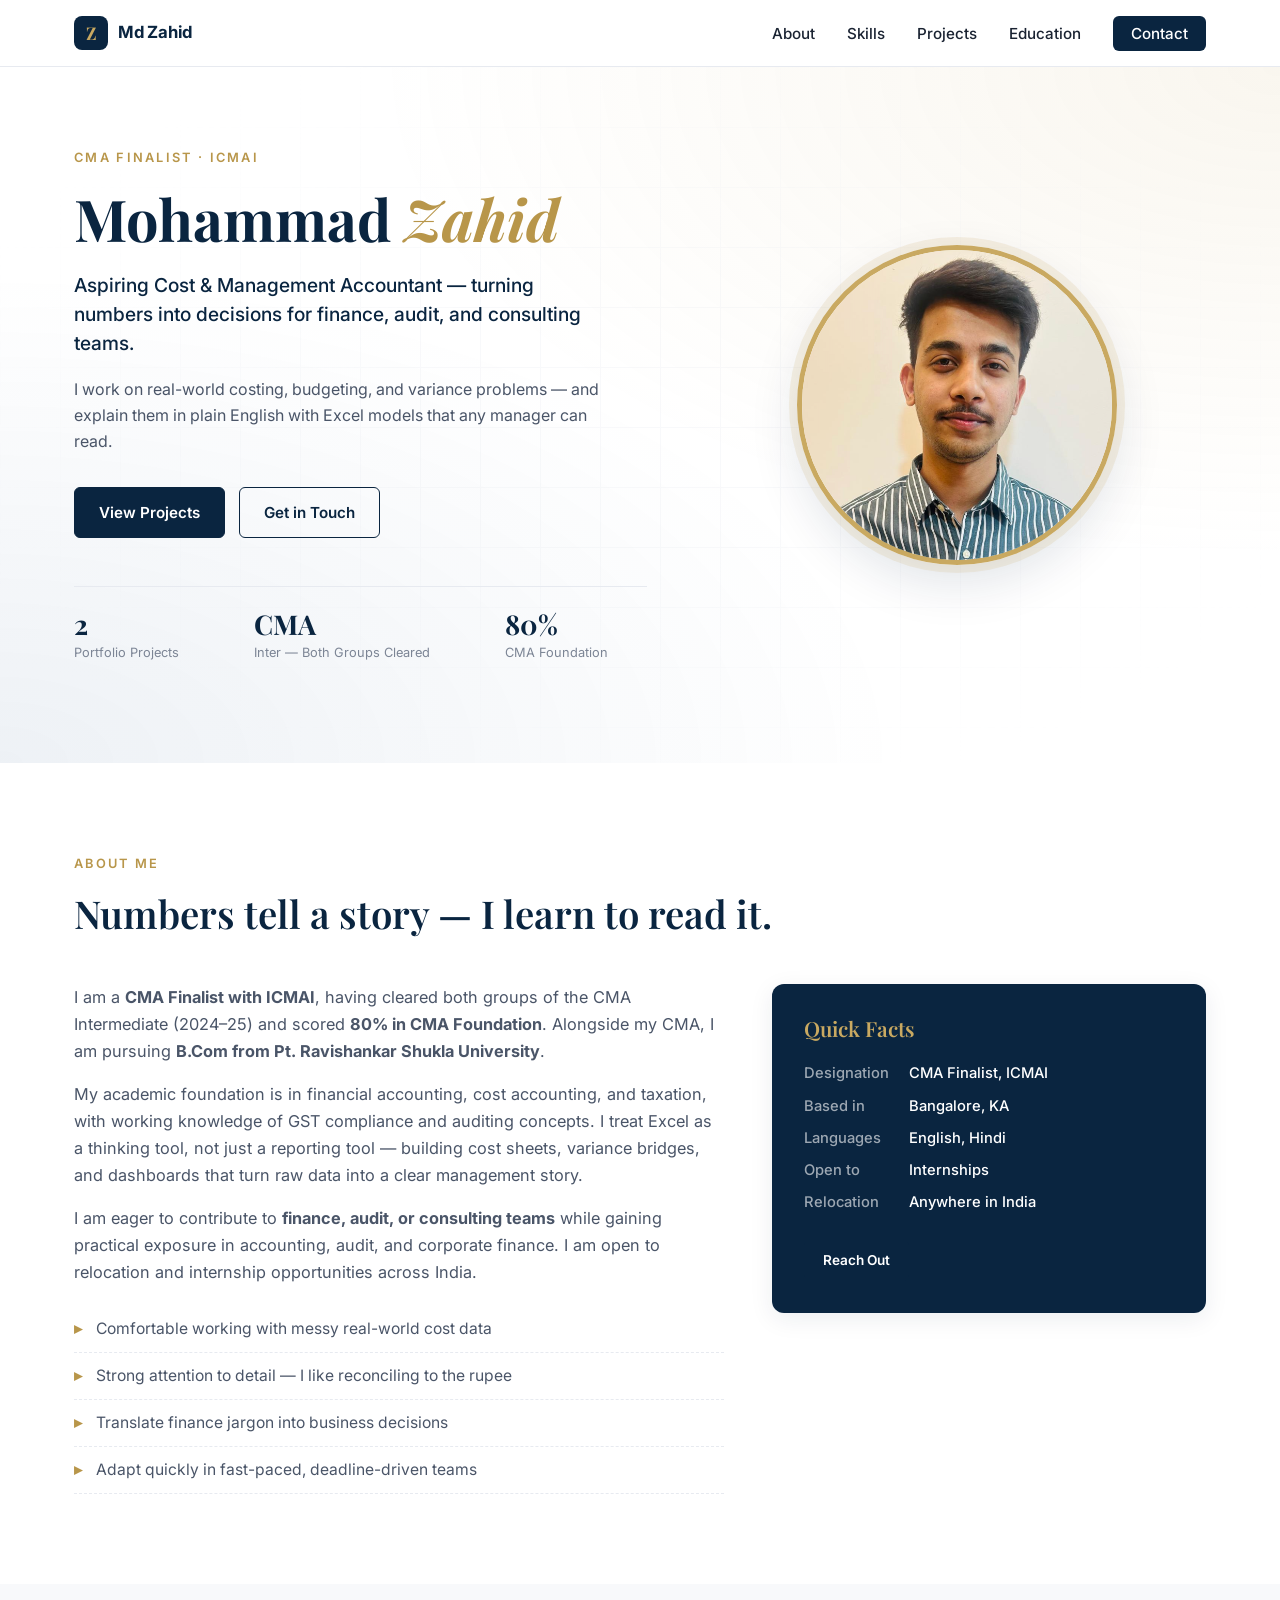
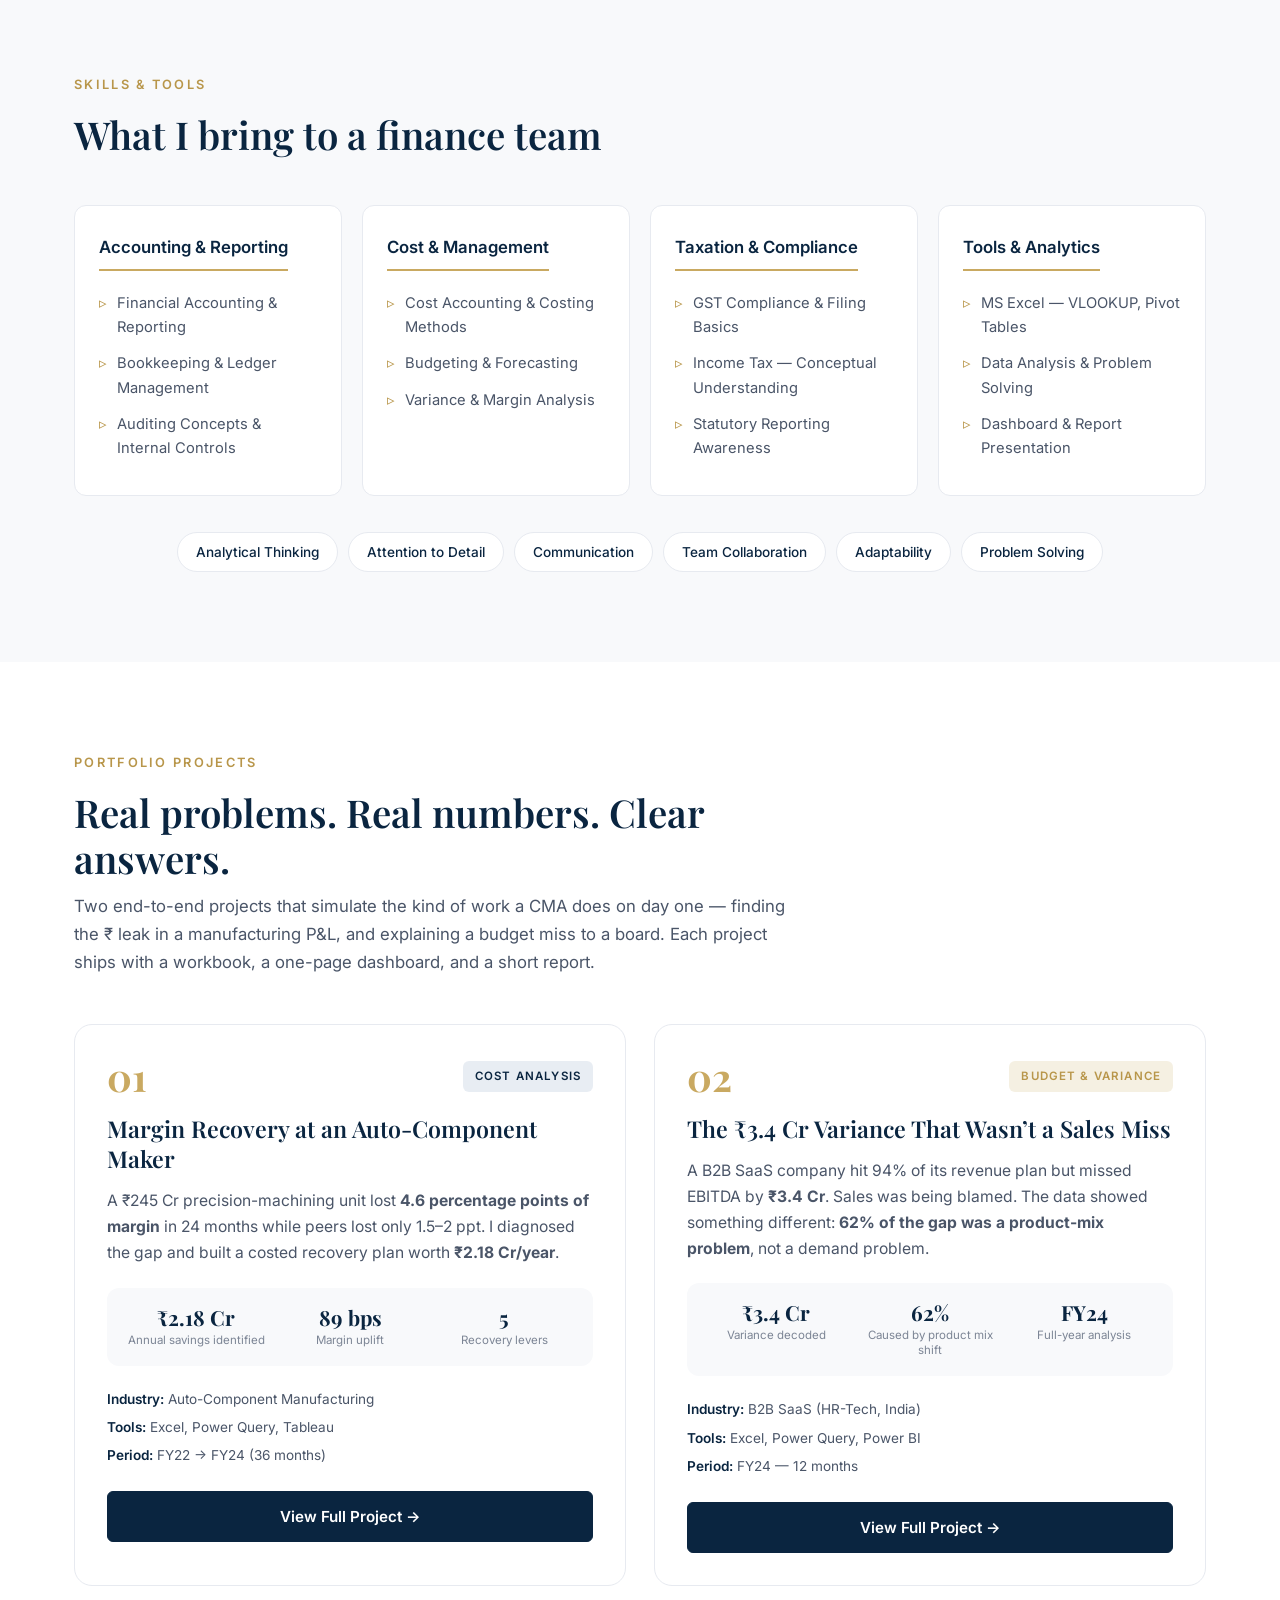
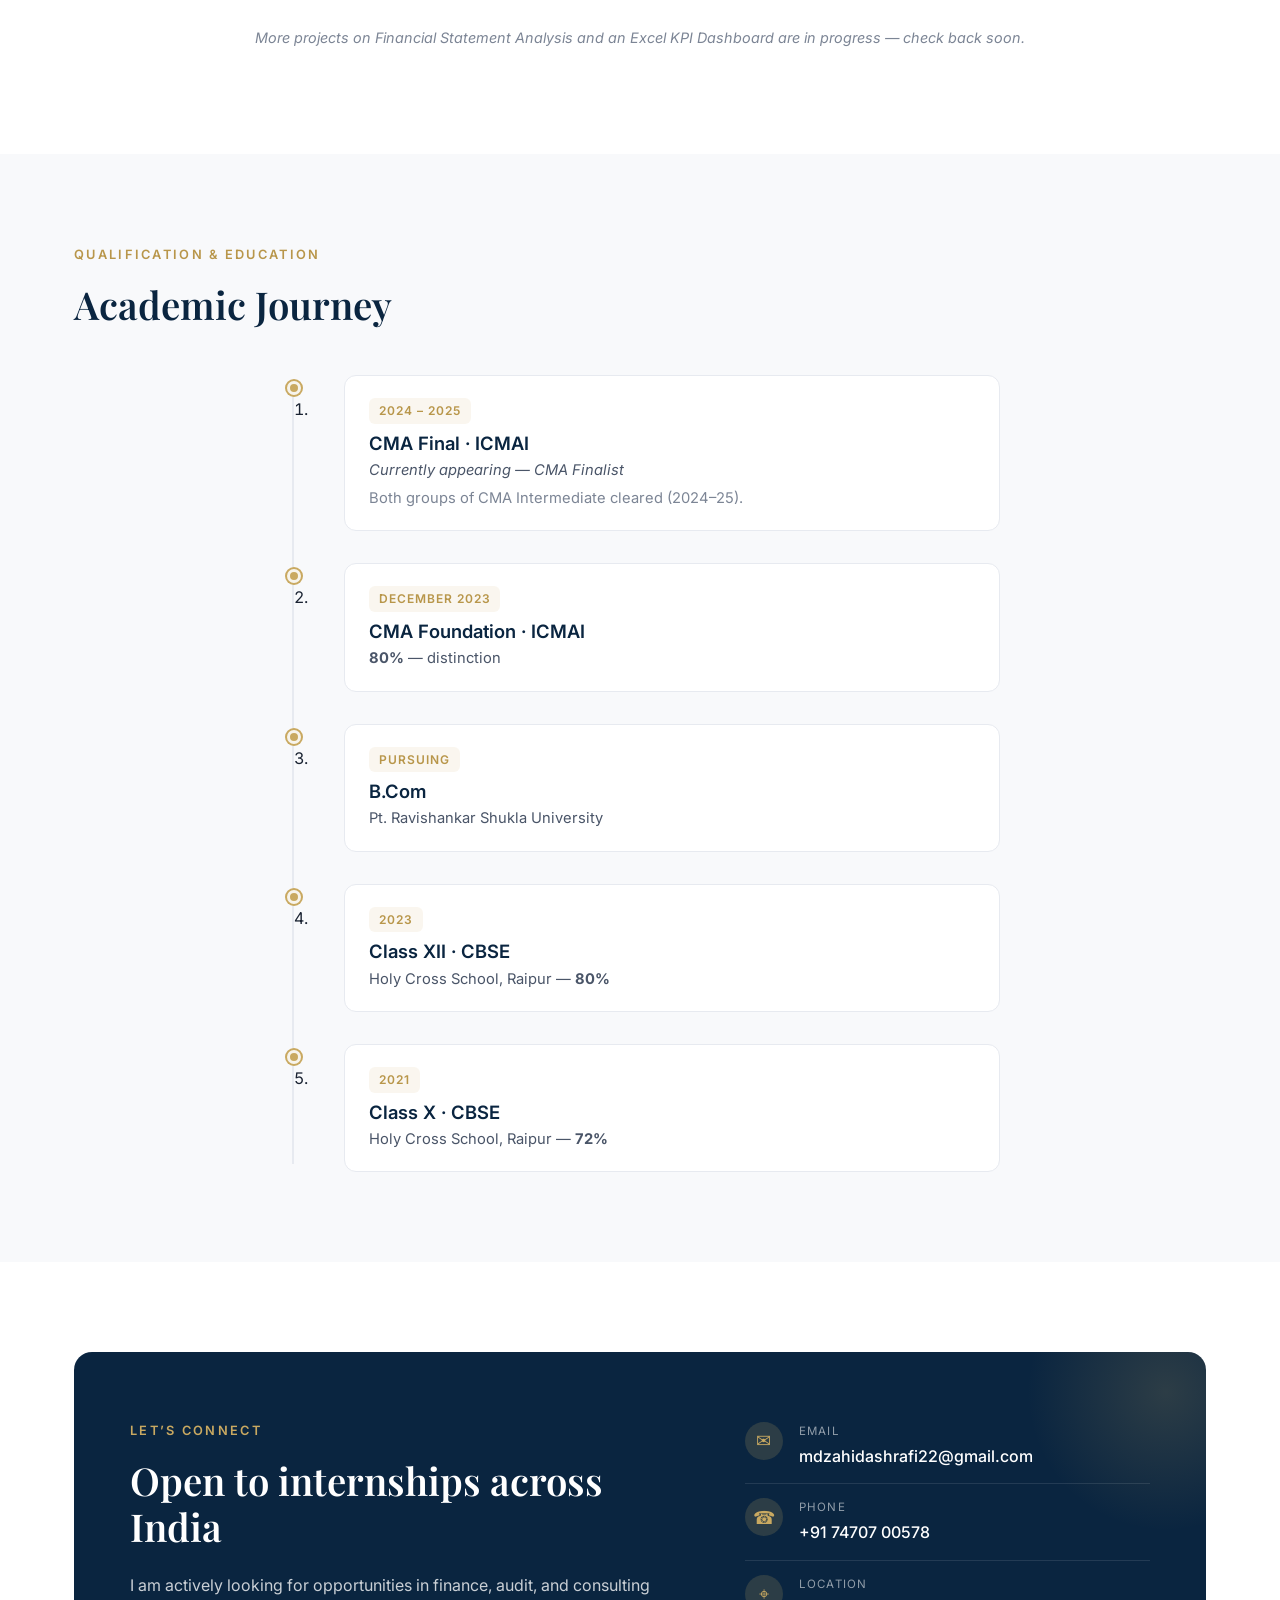
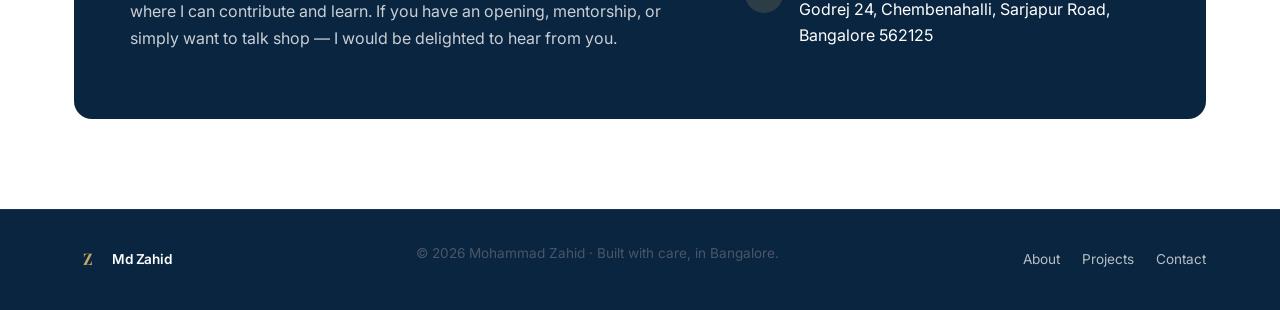
<file: index.html>
<!DOCTYPE html>
<html lang="en">
<head>
  <meta charset="UTF-8" />
  <meta name="viewport" content="width=device-width, initial-scale=1.0" />
  <meta name="description" content="Mohammad Zahid — CMA Finalist (ICMAI). Cost & Management Accounting portfolio: real-world cost analysis, budgeting, variance analysis, and Excel dashboards." />
  <meta name="author" content="Mohammad Zahid" />
  <title>Md Zahid · CMA Finalist</title>

  <link rel="preconnect" href="https://fonts.googleapis.com" />
  <link rel="preconnect" href="https://fonts.gstatic.com" crossorigin />
  <link href="https://fonts.googleapis.com/css2?family=Inter:wght@300;400;500;600;700&family=Playfair+Display:wght@500;600;700&display=swap" rel="stylesheet" />

  <link rel="stylesheet" href="styles.css" />
  <link rel="icon" type="image/svg+xml" href="data:image/svg+xml,%3Csvg xmlns='http://www.w3.org/2000/svg' viewBox='0 0 100 100'%3E%3Crect width='100' height='100' rx='20' fill='%230a2540'/%3E%3Ctext x='50' y='66' font-family='Georgia, serif' font-size='52' font-weight='bold' text-anchor='middle' fill='%23c9a961'%3EZ%3C/text%3E%3C/svg%3E" />
</head>
<body>

  <!-- ───────── NAVIGATION ───────── -->
  <header class="nav">
    <div class="container nav-inner">
      <a href="#top" class="brand">
        <span class="brand-mark">Z</span>
        <span class="brand-text">Md Zahid</span>
      </a>
      <nav>
        <button class="nav-toggle" aria-label="Toggle menu" aria-expanded="false">
          <span></span><span></span><span></span>
        </button>
        <ul class="nav-links">
          <li><a href="#about">About</a></li>
          <li><a href="#skills">Skills</a></li>
          <li><a href="#projects">Projects</a></li>
          <li><a href="#education">Education</a></li>
          <li><a href="#contact" class="nav-cta">Contact</a></li>
        </ul>
      </nav>
    </div>
  </header>

  <!-- ───────── HERO ───────── -->
  <section id="top" class="hero">
    <div class="container hero-grid">
      <div class="hero-text">
        <p class="eyebrow">CMA Finalist · ICMAI</p>
        <h1 class="hero-title">
          Mohammad <span class="accent">Zahid</span>
        </h1>
        <p class="hero-tagline">
          Aspiring Cost &amp; Management Accountant — turning numbers into decisions for finance, audit, and consulting teams.
        </p>
        <p class="hero-sub">
          I work on real-world costing, budgeting, and variance problems — and explain them in plain English with Excel models that any manager can read.
        </p>
        <div class="hero-cta">
          <a href="#projects" class="btn btn-primary">View Projects</a>
          <a href="#contact" class="btn btn-ghost">Get in Touch</a>
        </div>
        <ul class="hero-stats">
          <li><strong>2</strong><span>Portfolio Projects</span></li>
          <li><strong>CMA</strong><span>Inter — Both Groups Cleared</span></li>
          <li><strong>80%</strong><span>CMA Foundation</span></li>
        </ul>
      </div>

      <div class="hero-photo-wrap">
        <div class="hero-photo">
          <img src="assets/md_zahid_dp_cropped.png" alt="Mohammad Zahid — CMA Finalist" />
        </div>
      </div>
    </div>
  </section>

  <!-- ───────── ABOUT ───────── -->
  <section id="about" class="section">
    <div class="container">
      <div class="section-head">
        <p class="eyebrow">About me</p>
        <h2>Numbers tell a story — I learn to read it.</h2>
      </div>

      <div class="about-grid">
        <div class="about-text">
          <p>
            I am a <strong>CMA Finalist with ICMAI</strong>, having cleared both groups of the CMA Intermediate
            (2024–25) and scored <strong>80% in CMA Foundation</strong>. Alongside my CMA, I am pursuing
            <strong>B.Com from Pt. Ravishankar Shukla University</strong>.
          </p>
          <p>
            My academic foundation is in financial accounting, cost accounting, and taxation, with working
            knowledge of GST compliance and auditing concepts. I treat Excel as a thinking tool, not just
            a reporting tool — building cost sheets, variance bridges, and dashboards that turn raw data
            into a clear management story.
          </p>
          <p>
            I am eager to contribute to <strong>finance, audit, or consulting teams</strong> while gaining
            practical exposure in accounting, audit, and corporate finance. I am open to relocation and
            internship opportunities across India.
          </p>

          <ul class="about-list">
            <li><span class="tick">▸</span> Comfortable working with messy real-world cost data</li>
            <li><span class="tick">▸</span> Strong attention to detail — I like reconciling to the rupee</li>
            <li><span class="tick">▸</span> Translate finance jargon into business decisions</li>
            <li><span class="tick">▸</span> Adapt quickly in fast-paced, deadline-driven teams</li>
          </ul>
        </div>

        <aside class="about-card">
          <h3>Quick Facts</h3>
          <dl class="kv">
            <dt>Designation</dt><dd>CMA Finalist, ICMAI</dd>
            <dt>Based in</dt><dd>Bangalore, KA</dd>
            <dt>Languages</dt><dd>English, Hindi</dd>
            <dt>Open to</dt><dd>Internships</dd>
            <dt>Relocation</dt><dd>Anywhere in India</dd>
          </dl>
          <a href="#contact" class="btn btn-primary btn-sm">Reach Out</a>
        </aside>
      </div>
    </div>
  </section>

  <!-- ───────── SKILLS ───────── -->
  <section id="skills" class="section section-alt">
    <div class="container">
      <div class="section-head">
        <p class="eyebrow">Skills &amp; Tools</p>
        <h2>What I bring to a finance team</h2>
      </div>

      <div class="skills-grid">
        <div class="skill-card">
          <h3>Accounting &amp; Reporting</h3>
          <ul>
            <li>Financial Accounting &amp; Reporting</li>
            <li>Bookkeeping &amp; Ledger Management</li>
            <li>Auditing Concepts &amp; Internal Controls</li>
          </ul>
        </div>

        <div class="skill-card">
          <h3>Cost &amp; Management</h3>
          <ul>
            <li>Cost Accounting &amp; Costing Methods</li>
            <li>Budgeting &amp; Forecasting</li>
            <li>Variance &amp; Margin Analysis</li>
          </ul>
        </div>

        <div class="skill-card">
          <h3>Taxation &amp; Compliance</h3>
          <ul>
            <li>GST Compliance &amp; Filing Basics</li>
            <li>Income Tax — Conceptual Understanding</li>
            <li>Statutory Reporting Awareness</li>
          </ul>
        </div>

        <div class="skill-card">
          <h3>Tools &amp; Analytics</h3>
          <ul>
            <li>MS Excel — VLOOKUP, Pivot Tables</li>
            <li>Data Analysis &amp; Problem Solving</li>
            <li>Dashboard &amp; Report Presentation</li>
          </ul>
        </div>
      </div>

      <!-- Core competencies pills -->
      <div class="pills">
        <span class="pill">Analytical Thinking</span>
        <span class="pill">Attention to Detail</span>
        <span class="pill">Communication</span>
        <span class="pill">Team Collaboration</span>
        <span class="pill">Adaptability</span>
        <span class="pill">Problem Solving</span>
      </div>
    </div>
  </section>

  <!-- ───────── PROJECTS ───────── -->
  <section id="projects" class="section">
    <div class="container">
      <div class="section-head">
        <p class="eyebrow">Portfolio Projects</p>
        <h2>Real problems. Real numbers. Clear answers.</h2>
        <p class="section-lead">
          Two end-to-end projects that simulate the kind of work a CMA does on day one — finding the
          ₹ leak in a manufacturing P&amp;L, and explaining a budget miss to a board. Each project
          ships with a workbook, a one-page dashboard, and a short report.
        </p>
      </div>

      <div class="projects-grid">

        <!-- Project 1 card -->
        <article class="project-card">
          <div class="project-card-head">
            <span class="project-num">01</span>
            <span class="project-tag tag-cost">Cost Analysis</span>
          </div>
          <h3>Margin Recovery at an Auto-Component Maker</h3>
          <p class="project-blurb">
            A ₹245 Cr precision-machining unit lost <strong>4.6 percentage points of margin</strong>
            in 24 months while peers lost only 1.5–2 ppt. I diagnosed the gap and built a costed
            recovery plan worth <strong>₹2.18 Cr/year</strong>.
          </p>

          <ul class="project-stats">
            <li>
              <span class="stat-num">₹2.18 Cr</span>
              <span class="stat-label">Annual savings identified</span>
            </li>
            <li>
              <span class="stat-num">89 bps</span>
              <span class="stat-label">Margin uplift</span>
            </li>
            <li>
              <span class="stat-num">5</span>
              <span class="stat-label">Recovery levers</span>
            </li>
          </ul>

          <div class="project-meta">
            <span><strong>Industry:</strong> Auto-Component Manufacturing</span>
            <span><strong>Tools:</strong> Excel, Power Query, Tableau</span>
            <span><strong>Period:</strong> FY22 → FY24 (36 months)</span>
          </div>

          <a href="project-1.html" class="btn btn-primary">View Full Project →</a>
        </article>

        <!-- Project 2 card -->
        <article class="project-card">
          <div class="project-card-head">
            <span class="project-num">02</span>
            <span class="project-tag tag-budget">Budget &amp; Variance</span>
          </div>
          <h3>The ₹3.4 Cr Variance That Wasn’t a Sales Miss</h3>
          <p class="project-blurb">
            A B2B SaaS company hit 94% of its revenue plan but missed EBITDA by <strong>₹3.4 Cr</strong>.
            Sales was being blamed. The data showed something different: <strong>62% of the gap was a
            product-mix problem</strong>, not a demand problem.
          </p>

          <ul class="project-stats">
            <li>
              <span class="stat-num">₹3.4 Cr</span>
              <span class="stat-label">Variance decoded</span>
            </li>
            <li>
              <span class="stat-num">62%</span>
              <span class="stat-label">Caused by product mix shift</span>
            </li>
            <li>
              <span class="stat-num">FY24</span>
              <span class="stat-label">Full-year analysis</span>
            </li>
          </ul>

          <div class="project-meta">
            <span><strong>Industry:</strong> B2B SaaS (HR-Tech, India)</span>
            <span><strong>Tools:</strong> Excel, Power Query, Power BI</span>
            <span><strong>Period:</strong> FY24 — 12 months</span>
          </div>

          <a href="project-2.html" class="btn btn-primary">View Full Project →</a>
        </article>

      </div>

      <p class="projects-footnote">
        More projects on Financial Statement Analysis and an Excel KPI Dashboard are in progress —
        check back soon.
      </p>
    </div>
  </section>

  <!-- ───────── EDUCATION ───────── -->
  <section id="education" class="section section-alt">
    <div class="container">
      <div class="section-head">
        <p class="eyebrow">Qualification &amp; Education</p>
        <h2>Academic Journey</h2>
      </div>

      <ol class="timeline">
        <li>
          <div class="t-dot"></div>
          <div class="t-content">
            <span class="t-date">2024 – 2025</span>
            <h3>CMA Final · ICMAI</h3>
            <p><em>Currently appearing — CMA Finalist</em></p>
            <p class="t-note">Both groups of CMA Intermediate cleared (2024–25).</p>
          </div>
        </li>
        <li>
          <div class="t-dot"></div>
          <div class="t-content">
            <span class="t-date">December 2023</span>
            <h3>CMA Foundation · ICMAI</h3>
            <p><strong>80%</strong> — distinction</p>
          </div>
        </li>
        <li>
          <div class="t-dot"></div>
          <div class="t-content">
            <span class="t-date">Pursuing</span>
            <h3>B.Com</h3>
            <p>Pt. Ravishankar Shukla University</p>
          </div>
        </li>
        <li>
          <div class="t-dot"></div>
          <div class="t-content">
            <span class="t-date">2023</span>
            <h3>Class XII · CBSE</h3>
            <p>Holy Cross School, Raipur — <strong>80%</strong></p>
          </div>
        </li>
        <li>
          <div class="t-dot"></div>
          <div class="t-content">
            <span class="t-date">2021</span>
            <h3>Class X · CBSE</h3>
            <p>Holy Cross School, Raipur — <strong>72%</strong></p>
          </div>
        </li>
      </ol>
    </div>
  </section>

  <!-- ───────── CONTACT ───────── -->
  <section id="contact" class="section">
    <div class="container">
      <div class="contact-card">
        <div>
          <p class="eyebrow eyebrow-light">Let’s connect</p>
          <h2>Open to internships across India</h2>
          <p class="contact-lead">
            I am actively looking for opportunities in finance, audit, and consulting where I can
            contribute and learn. If you have an opening, mentorship, or simply want to talk shop —
            I would be delighted to hear from you.
          </p>
        </div>

        <ul class="contact-list">
          <li>
            <span class="c-icon">✉</span>
            <div>
              <span class="c-label">Email</span>
              <a href="mailto:mdzahidashrafi22@gmail.com">mdzahidashrafi22@gmail.com</a>
            </div>
          </li>
          <li>
            <span class="c-icon">☎</span>
            <div>
              <span class="c-label">Phone</span>
              <a href="tel:+917470700578">+91 74707 00578</a>
            </div>
          </li>
          <li>
            <span class="c-icon">⌖</span>
            <div>
              <span class="c-label">Location</span>
              <span>Godrej 24, Chembenahalli, Sarjapur Road, Bangalore 562125</span>
            </div>
          </li>
        </ul>
      </div>
    </div>
  </section>

  <!-- ───────── FOOTER ───────── -->
  <footer class="footer">
    <div class="container footer-inner">
      <div>
        <span class="brand-mark sm">Z</span>
        <span class="footer-brand">Md Zahid</span>
      </div>
      <p>© <span id="year"></span> Mohammad Zahid · Built with care, in Bangalore.</p>
      <ul class="footer-links">
        <li><a href="#about">About</a></li>
        <li><a href="#projects">Projects</a></li>
        <li><a href="#contact">Contact</a></li>
      </ul>
    </div>
  </footer>

  <script src="script.js"></script>
</body>
</html>
</file>
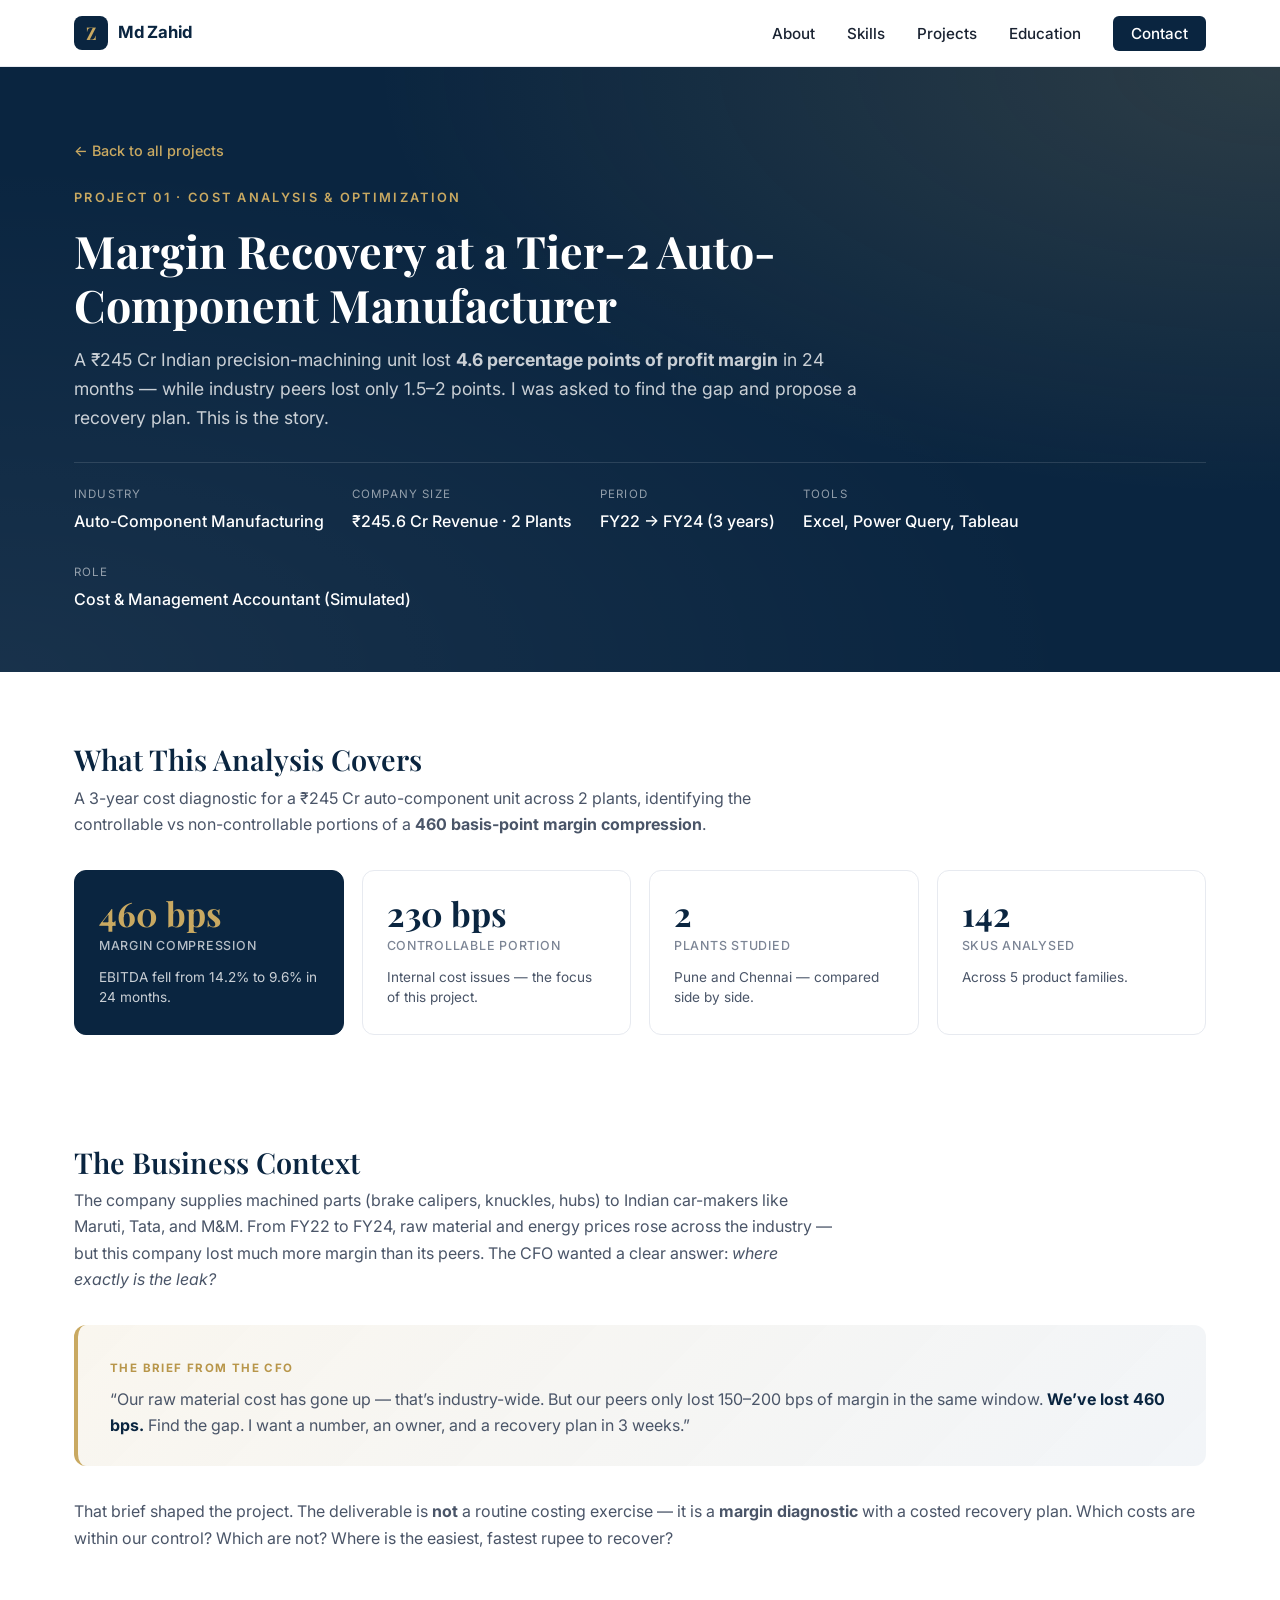
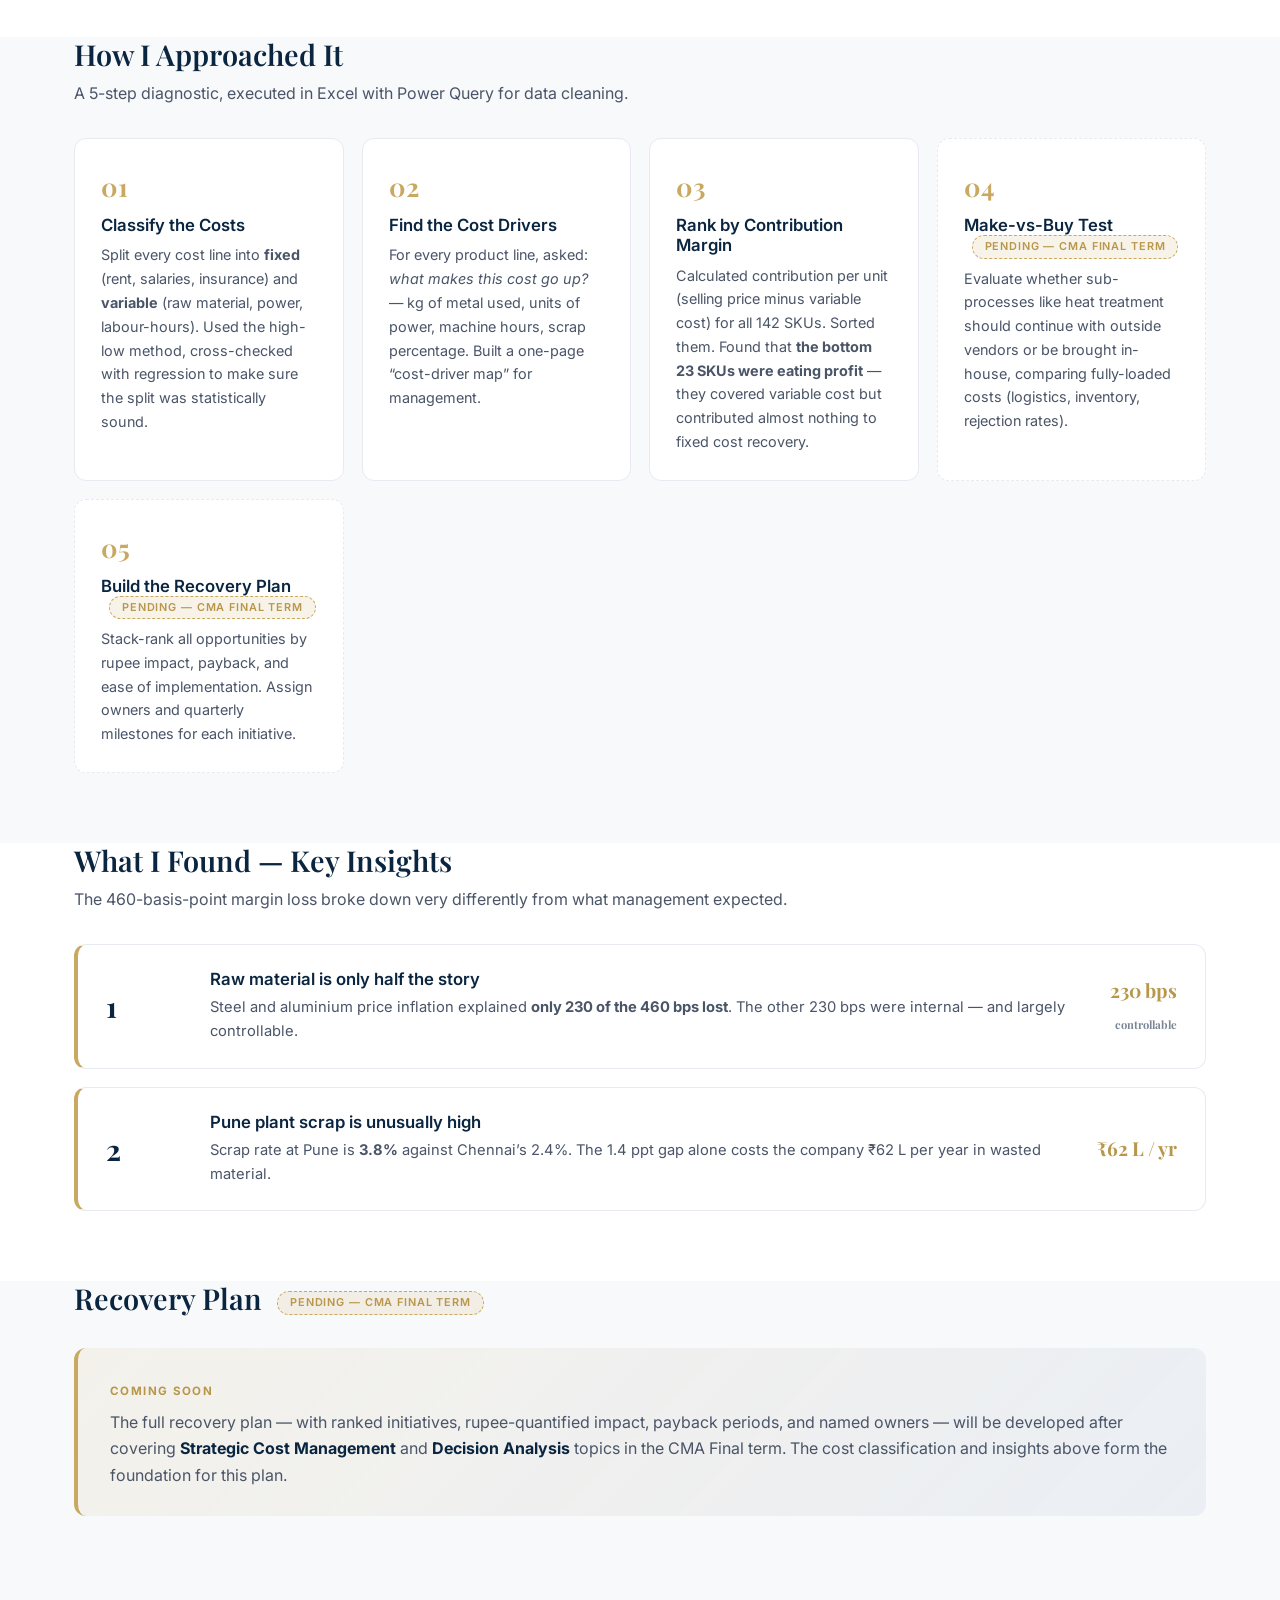
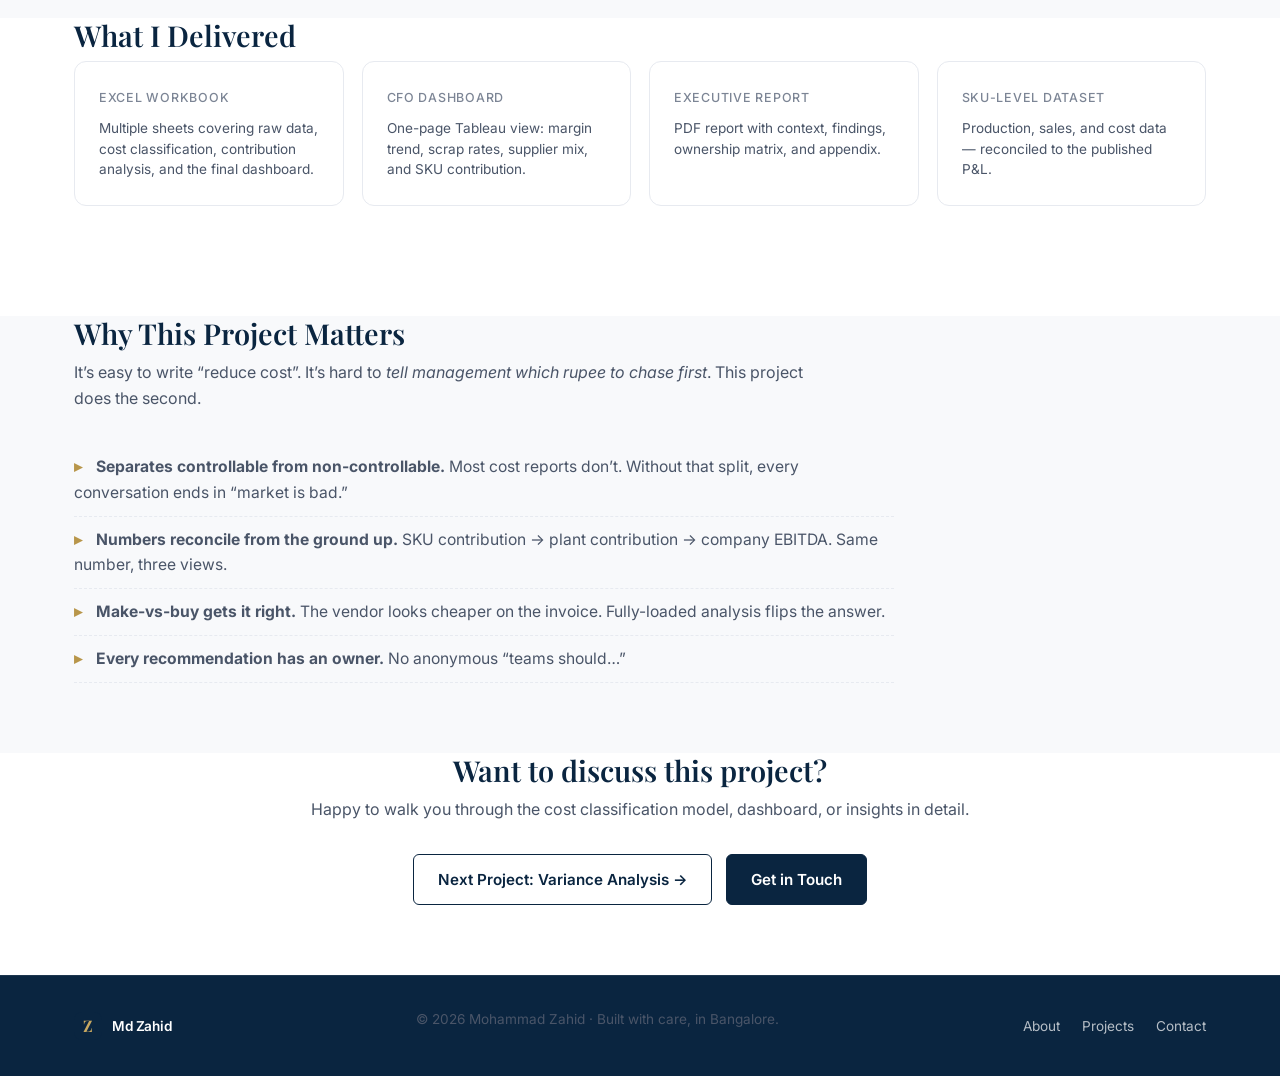
<file: project-1.html>
<!DOCTYPE html>
<html lang="en">
<head>
  <meta charset="UTF-8" />
  <meta name="viewport" content="width=device-width, initial-scale=1.0" />
  <meta name="description" content="Project 1 — Cost Analysis & Optimization for an Indian auto-component manufacturer. ₹2.18 Cr/year savings identified through cost-driver analysis." />
  <title>Project 1 · Margin Recovery — Auto-Component Maker · Md Zahid</title>

  <link rel="preconnect" href="https://fonts.googleapis.com" />
  <link rel="preconnect" href="https://fonts.gstatic.com" crossorigin />
  <link href="https://fonts.googleapis.com/css2?family=Inter:wght@300;400;500;600;700&family=Playfair+Display:wght@500;600;700&display=swap" rel="stylesheet" />
  <link rel="stylesheet" href="styles.css" />
  <link rel="icon" type="image/svg+xml" href="data:image/svg+xml,%3Csvg xmlns='http://www.w3.org/2000/svg' viewBox='0 0 100 100'%3E%3Crect width='100' height='100' rx='20' fill='%230a2540'/%3E%3Ctext x='50' y='66' font-family='Georgia, serif' font-size='52' font-weight='bold' text-anchor='middle' fill='%23c9a961'%3EZ%3C/text%3E%3C/svg%3E" />
</head>
<body>

  <!-- ───── NAV ───── -->
  <header class="nav">
    <div class="container nav-inner">
      <a href="index.html" class="brand">
        <span class="brand-mark">Z</span>
        <span class="brand-text">Md Zahid</span>
      </a>
      <nav>
        <button class="nav-toggle" aria-label="Toggle menu" aria-expanded="false">
          <span></span><span></span><span></span>
        </button>
        <ul class="nav-links">
          <li><a href="index.html#about">About</a></li>
          <li><a href="index.html#skills">Skills</a></li>
          <li><a href="index.html#projects">Projects</a></li>
          <li><a href="index.html#education">Education</a></li>
          <li><a href="index.html#contact" class="nav-cta">Contact</a></li>
        </ul>
      </nav>
    </div>
  </header>

  <!-- ───── PROJECT HERO ───── -->
  <section class="proj-hero">
    <div class="container">
      <a href="index.html#projects" class="proj-back">← Back to all projects</a>
      <p class="eyebrow">Project 01 · Cost Analysis &amp; Optimization</p>
      <h1>Margin Recovery at a Tier-2 Auto-Component Manufacturer</h1>
      <p class="subtitle">
        A ₹245 Cr Indian precision-machining unit lost <strong>4.6 percentage points of profit margin</strong>
        in 24 months — while industry peers lost only 1.5–2 points. I was asked to find the gap and
        propose a recovery plan. This is the story.
      </p>

      <div class="proj-meta-row">
        <div><span class="ml">Industry</span><span class="mv">Auto-Component Manufacturing</span></div>
        <div><span class="ml">Company Size</span><span class="mv">₹245.6 Cr Revenue · 2 Plants</span></div>
        <div><span class="ml">Period</span><span class="mv">FY22 → FY24 (3 years)</span></div>
        <div><span class="ml">Tools</span><span class="mv">Excel, Power Query, Tableau</span></div>
        <div><span class="ml">Role</span><span class="mv">Cost &amp; Management Accountant (Simulated)</span></div>
      </div>
    </div>
  </section>

  <!-- ───── HEADLINE KPIs ───── -->
  <section class="proj-section">
    <div class="container">
      <h2>What This Analysis Covers</h2>
      <p class="lead">
        A 3-year cost diagnostic for a ₹245 Cr auto-component unit across 2 plants, identifying
        the controllable vs non-controllable portions of a <strong>460 basis-point margin compression</strong>.
      </p>

      <div class="kpi-strip">
        <div class="kpi-tile featured">
          <div class="kpi-num">460 bps</div>
          <div class="kpi-lab">Margin Compression</div>
          <p>EBITDA fell from 14.2% to 9.6% in 24 months.</p>
        </div>
        <div class="kpi-tile">
          <div class="kpi-num">230 bps</div>
          <div class="kpi-lab">Controllable Portion</div>
          <p>Internal cost issues — the focus of this project.</p>
        </div>
        <div class="kpi-tile">
          <div class="kpi-num">2</div>
          <div class="kpi-lab">Plants Studied</div>
          <p>Pune and Chennai — compared side by side.</p>
        </div>
        <div class="kpi-tile">
          <div class="kpi-num">142</div>
          <div class="kpi-lab">SKUs Analysed</div>
          <p>Across 5 product families.</p>
        </div>
      </div>
    </div>
  </section>

  <!-- ───── BUSINESS CONTEXT ───── -->
  <section class="proj-section">
    <div class="container">
      <h2>The Business Context</h2>
      <p class="lead">
        The company supplies machined parts (brake calipers, knuckles, hubs) to Indian car-makers like
        Maruti, Tata, and M&amp;M. From FY22 to FY24, raw material and energy prices rose across the
        industry — but this company lost much more margin than its peers. The CFO wanted a clear
        answer: <em>where exactly is the leak?</em>
      </p>

      <div class="callout">
        <span class="callout-tag">The Brief from the CFO</span>
        <p>
          “Our raw material cost has gone up — that’s industry-wide. But our peers only lost 150–200 bps
          of margin in the same window. <strong>We’ve lost 460 bps.</strong> Find the gap. I want a number,
          an owner, and a recovery plan in 3 weeks.”
        </p>
      </div>

      <p>
        That brief shaped the project. The deliverable is <strong>not</strong> a routine costing exercise —
        it is a <strong>margin diagnostic</strong> with a costed recovery plan. Which costs are within our
        control? Which are not? Where is the easiest, fastest rupee to recover?
      </p>
    </div>
  </section>

  <!-- ───── METHODOLOGY ───── -->
  <section class="proj-section section-alt">
    <div class="container">
      <h2>How I Approached It</h2>
      <p class="lead">A 5-step diagnostic, executed in Excel with Power Query for data cleaning.</p>

      <div class="steps">
        <div class="step">
          <h3>Classify the Costs</h3>
          <p>
            Split every cost line into <strong>fixed</strong> (rent, salaries, insurance) and
            <strong>variable</strong> (raw material, power, labour-hours). Used the high-low method,
            cross-checked with regression to make sure the split was statistically sound.
          </p>
        </div>
        <div class="step">
          <h3>Find the Cost Drivers</h3>
          <p>
            For every product line, asked: <em>what makes this cost go up?</em> — kg of metal used, units
            of power, machine hours, scrap percentage. Built a one-page “cost-driver map” for management.
          </p>
        </div>
        <div class="step">
          <h3>Rank by Contribution Margin</h3>
          <p>
            Calculated contribution per unit (selling price minus variable cost) for all 142 SKUs.
            Sorted them. Found that <strong>the bottom 23 SKUs were eating profit</strong> — they covered
            variable cost but contributed almost nothing to fixed cost recovery.
          </p>
        </div>
        <div class="step step-pending">
          <h3>Make-vs-Buy Test <span class="pending-badge">Pending — CMA Final Term</span></h3>
          <p>
            Evaluate whether sub-processes like heat treatment should continue with outside vendors or
            be brought in-house, comparing fully-loaded costs (logistics, inventory, rejection rates).
          </p>
        </div>
        <div class="step step-pending">
          <h3>Build the Recovery Plan <span class="pending-badge">Pending — CMA Final Term</span></h3>
          <p>
            Stack-rank all opportunities by rupee impact, payback, and ease of implementation. Assign
            owners and quarterly milestones for each initiative.
          </p>
        </div>
      </div>
    </div>
  </section>

  <!-- ───── KEY INSIGHTS ───── -->
  <section class="proj-section">
    <div class="container">
      <h2>What I Found — Key Insights</h2>
      <p class="lead">
        The 460-basis-point margin loss broke down very differently from what management expected.
      </p>

      <div class="insights">
        <div class="insight">
          <div class="num">1</div>
          <div>
            <h3>Raw material is only half the story</h3>
            <p>
              Steel and aluminium price inflation explained <strong>only 230 of the 460 bps lost</strong>.
              The other 230 bps were internal — and largely controllable.
            </p>
          </div>
          <div class="impact">230 bps<br><span style="font-size:.7rem;color:var(--c-text-mute);">controllable</span></div>
        </div>

        <div class="insight">
          <div class="num">2</div>
          <div>
            <h3>Pune plant scrap is unusually high</h3>
            <p>
              Scrap rate at Pune is <strong>3.8%</strong> against Chennai’s 2.4%. The 1.4 ppt gap alone
              costs the company ₹62 L per year in wasted material.
            </p>
          </div>
          <div class="impact">₹62 L / yr</div>
        </div>
      </div>
    </div>
  </section>

  <!-- ───── RECOMMENDATIONS (PENDING) ───── -->
  <section class="proj-section section-alt">
    <div class="container">
      <h2>Recovery Plan <span class="pending-badge">Pending — CMA Final Term</span></h2>
      <div class="callout">
        <span class="callout-tag">Coming Soon</span>
        <p>
          The full recovery plan — with ranked initiatives, rupee-quantified impact, payback periods,
          and named owners — will be developed after covering <strong>Strategic Cost Management</strong>
          and <strong>Decision Analysis</strong> topics in the CMA Final term. The cost classification
          and insights above form the foundation for this plan.
        </p>
      </div>
    </div>
  </section>

  <!-- ───── DELIVERABLES ───── -->
  <section class="proj-section">
    <div class="container">
      <h2>What I Delivered</h2>
      <div class="kpi-strip">
        <div class="kpi-tile">
          <div class="kpi-lab">Excel Workbook</div>
          <p>Multiple sheets covering raw data, cost classification, contribution analysis, and the final dashboard.</p>
        </div>
        <div class="kpi-tile">
          <div class="kpi-lab">CFO Dashboard</div>
          <p>One-page Tableau view: margin trend, scrap rates, supplier mix, and SKU contribution.</p>
        </div>
        <div class="kpi-tile">
          <div class="kpi-lab">Executive Report</div>
          <p>PDF report with context, findings, ownership matrix, and appendix.</p>
        </div>
        <div class="kpi-tile">
          <div class="kpi-lab">SKU-Level Dataset</div>
          <p>Production, sales, and cost data — reconciled to the published P&amp;L.</p>
        </div>
      </div>
    </div>
  </section>

  <!-- ───── WHY IT MATTERS ───── -->
  <section class="proj-section section-alt">
    <div class="container">
      <h2>Why This Project Matters</h2>
      <p class="lead">It’s easy to write “reduce cost”. It’s hard to <em>tell management which rupee to chase first</em>. This project does the second.</p>

      <ul class="about-list" style="max-width: 820px;">
        <li><span class="tick">▸</span> <strong>Separates controllable from non-controllable.</strong> Most cost reports don’t. Without that split, every conversation ends in “market is bad.”</li>
        <li><span class="tick">▸</span> <strong>Numbers reconcile from the ground up.</strong> SKU contribution → plant contribution → company EBITDA. Same number, three views.</li>
        <li><span class="tick">▸</span> <strong>Make-vs-buy gets it right.</strong> The vendor looks cheaper on the invoice. Fully-loaded analysis flips the answer.</li>
        <li><span class="tick">▸</span> <strong>Every recommendation has an owner.</strong> No anonymous “teams should…”</li>
      </ul>
    </div>
  </section>

  <!-- ───── CTA ───── -->
  <section class="proj-section">
    <div class="container" style="text-align:center;">
      <h2>Want to discuss this project?</h2>
      <p class="lead" style="margin-left:auto;margin-right:auto;">
        Happy to walk you through the cost classification model, dashboard, or insights in detail.
      </p>
      <div style="display:flex;gap:14px;justify-content:center;flex-wrap:wrap;margin-top:20px;">
        <a href="project-2.html" class="btn btn-ghost">Next Project: Variance Analysis →</a>
        <a href="index.html#contact" class="btn btn-primary">Get in Touch</a>
      </div>
    </div>
  </section>

  <!-- ───── FOOTER ───── -->
  <footer class="footer">
    <div class="container footer-inner">
      <div>
        <span class="brand-mark sm">Z</span>
        <span class="footer-brand">Md Zahid</span>
      </div>
      <p>© <span id="year"></span> Mohammad Zahid · Built with care, in Bangalore.</p>
      <ul class="footer-links">
        <li><a href="index.html#about">About</a></li>
        <li><a href="index.html#projects">Projects</a></li>
        <li><a href="index.html#contact">Contact</a></li>
      </ul>
    </div>
  </footer>

  <script src="script.js"></script>
</body>
</html>
</file>
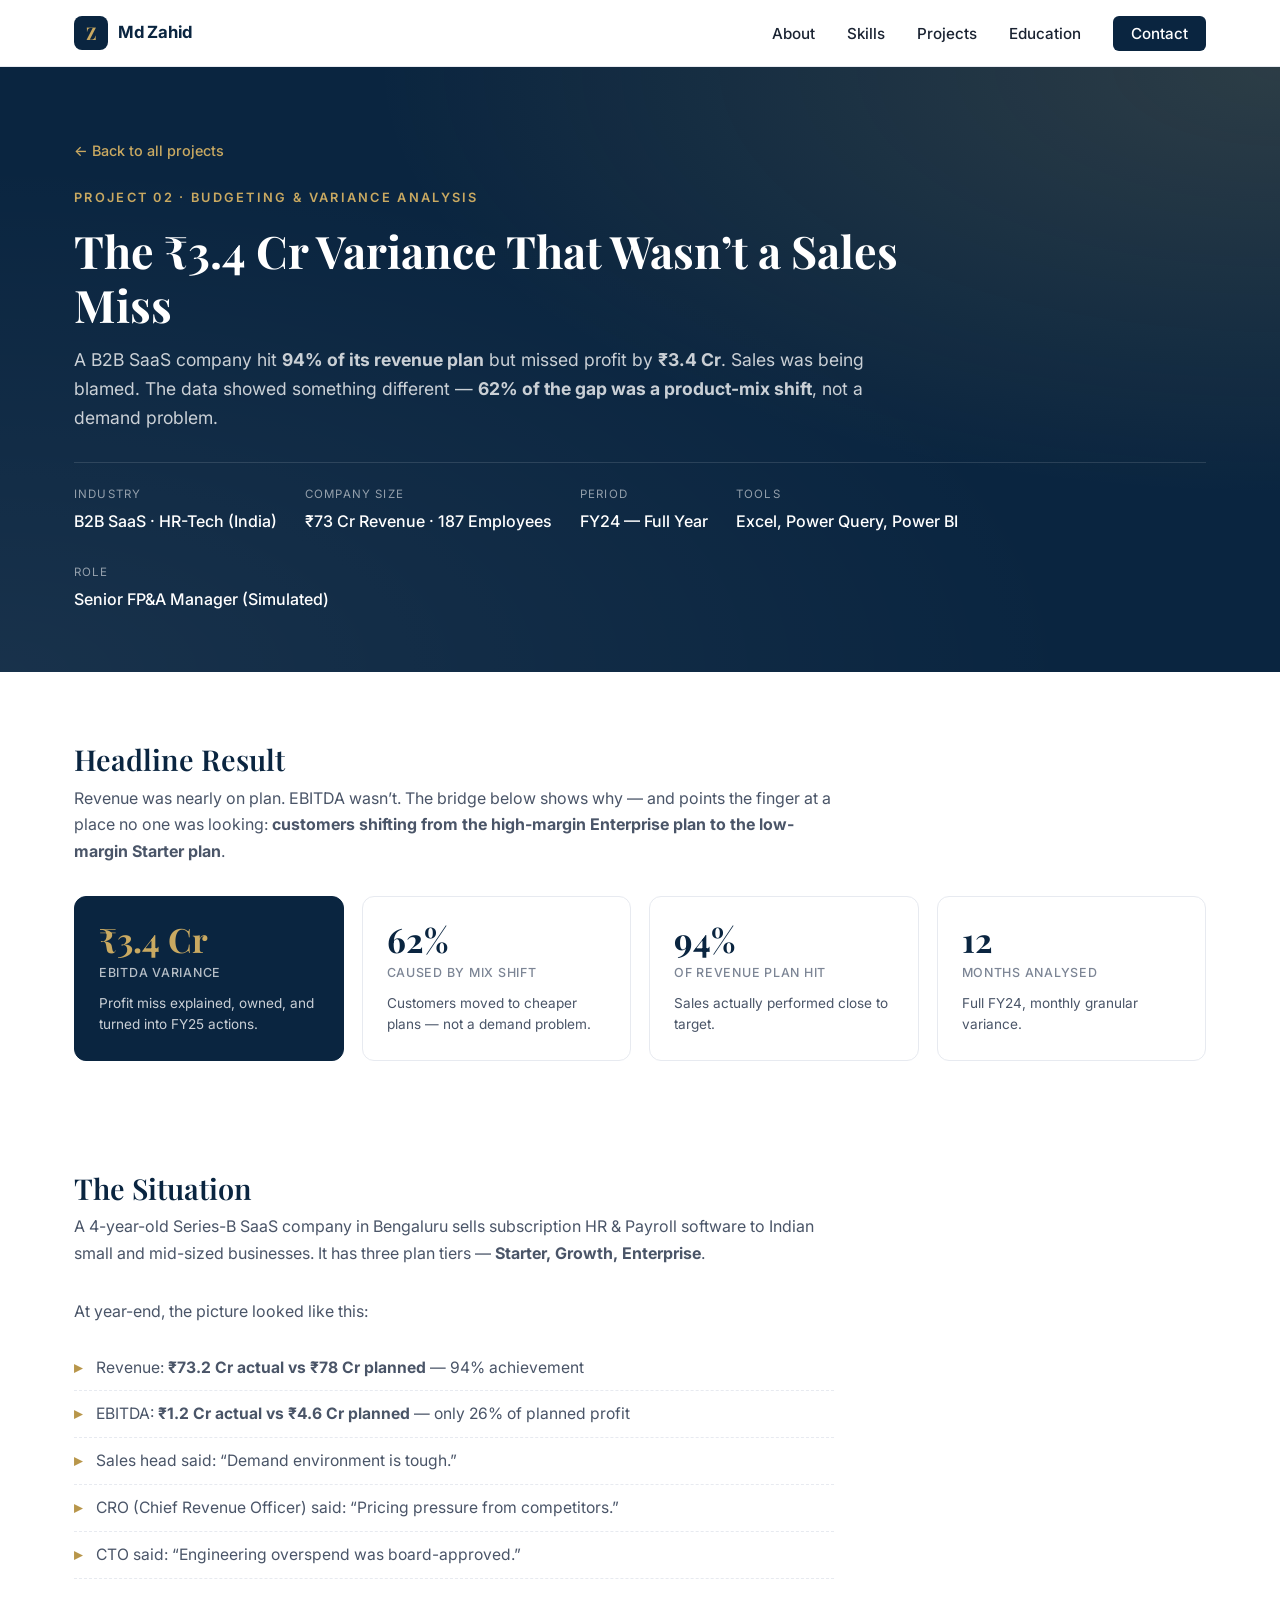
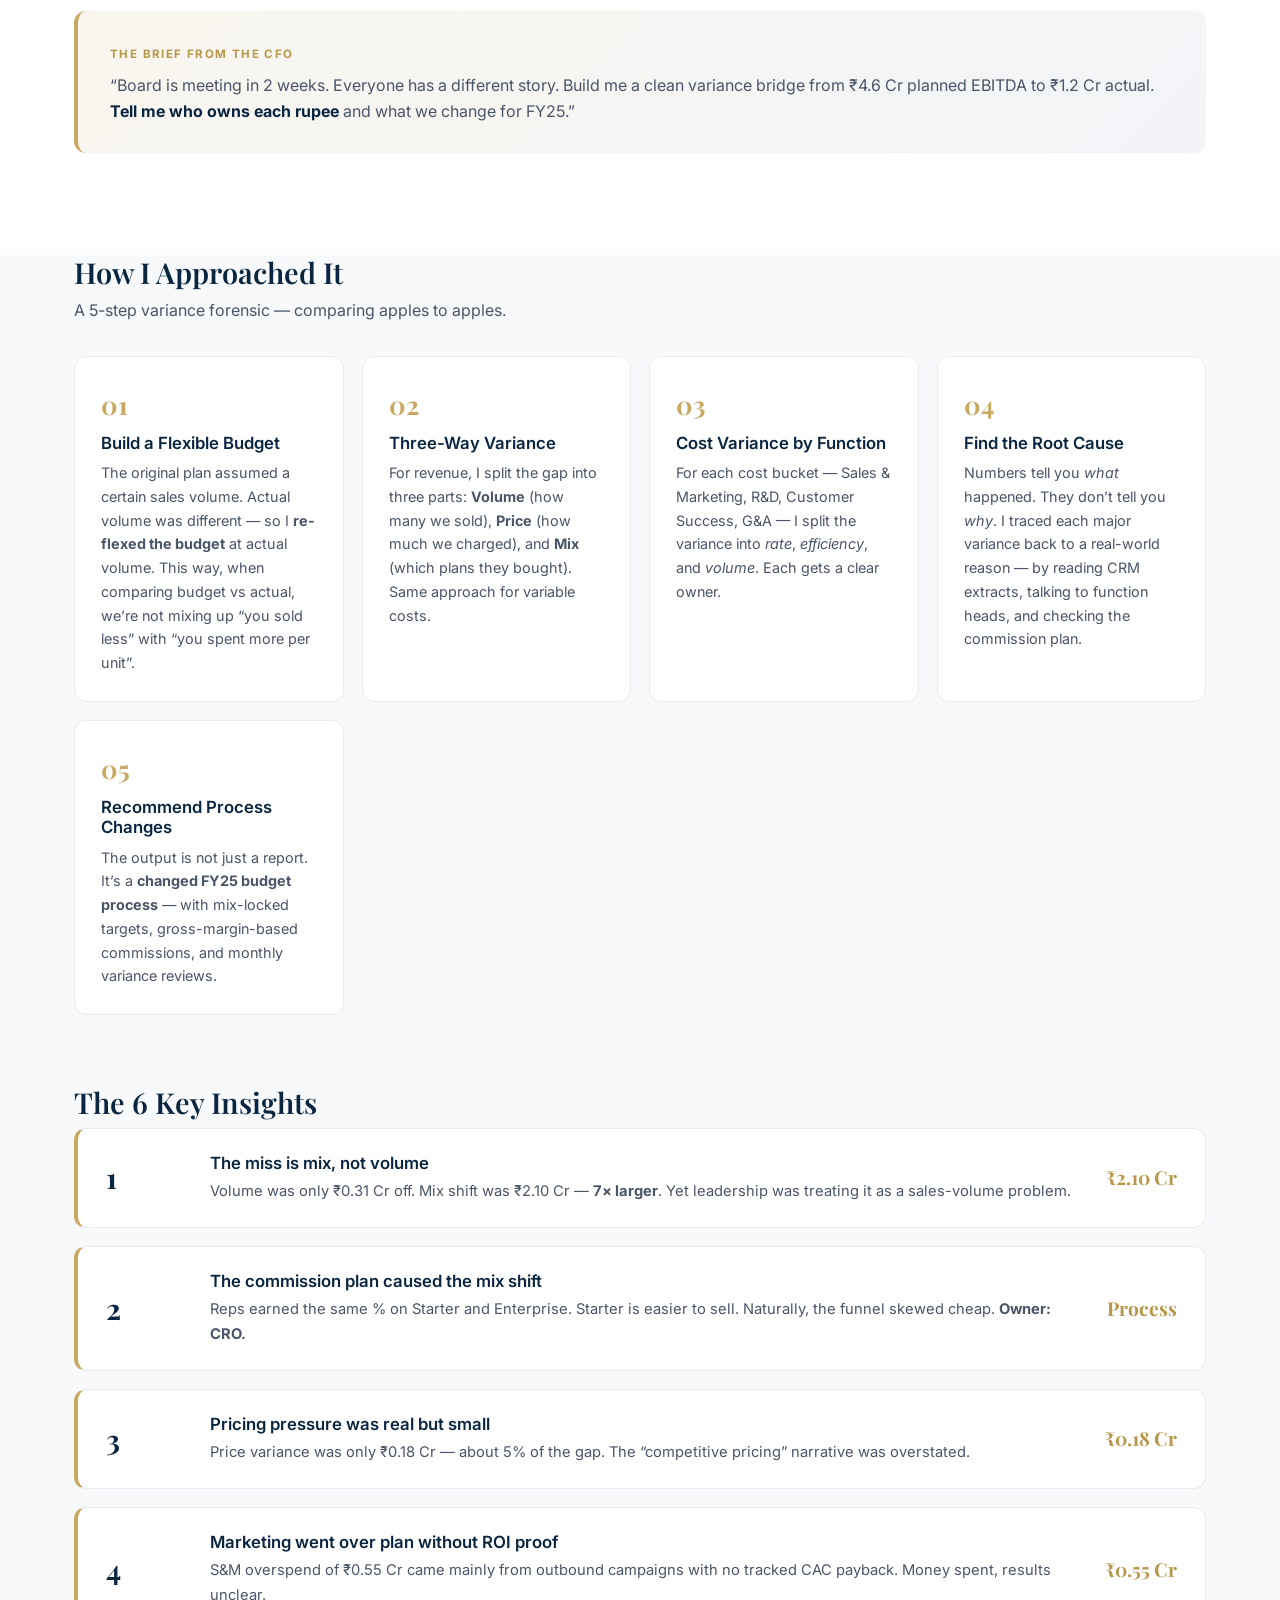
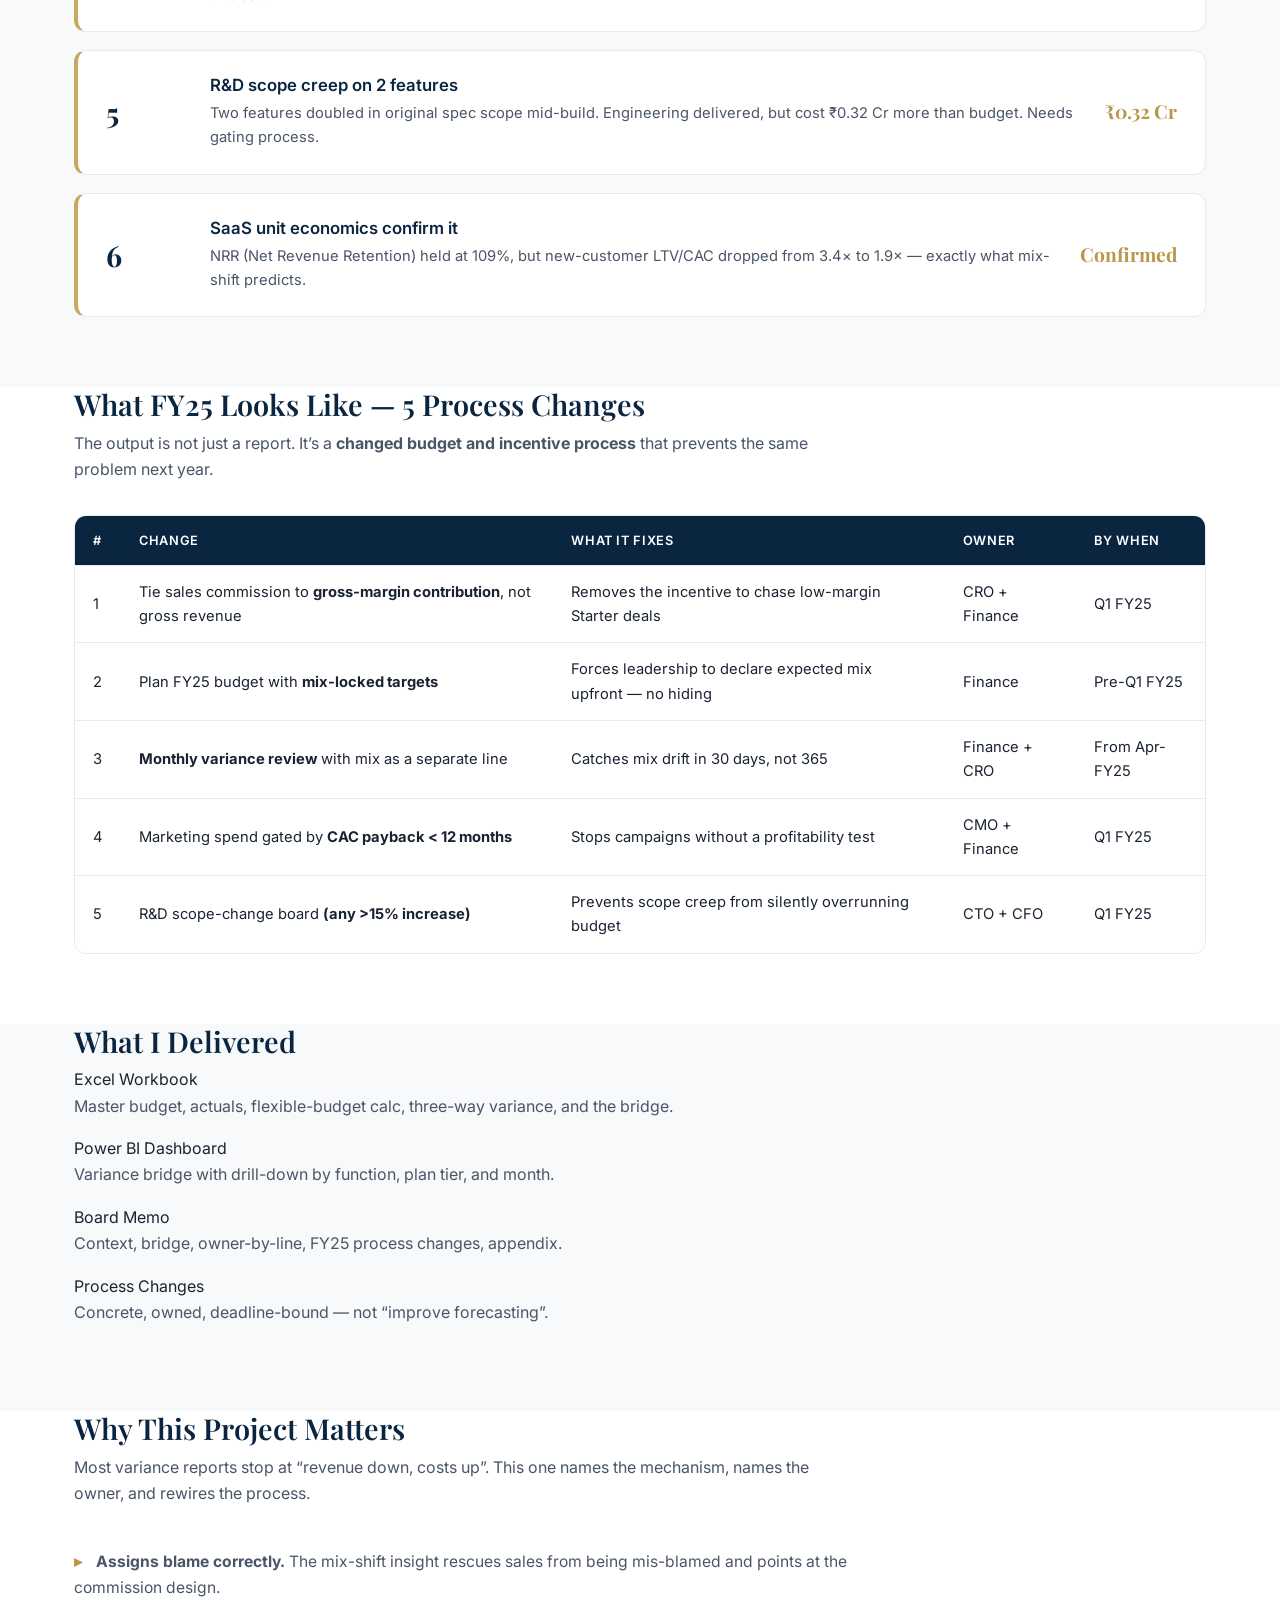
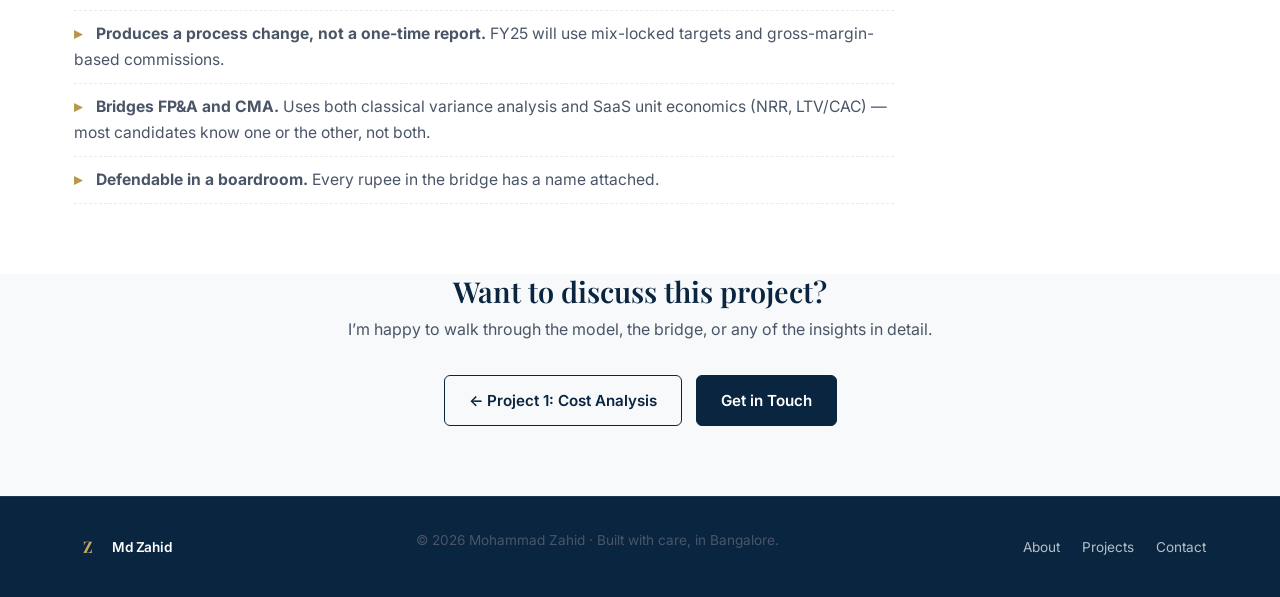
<file: project-2.html>
<!DOCTYPE html>
<html lang="en">
<head>
  <meta charset="UTF-8" />
  <meta name="viewport" content="width=device-width, initial-scale=1.0" />
  <meta name="description" content="Project 2 — Budgeting & Variance Analysis for a B2B SaaS company. Decoded a ₹3.4 Cr EBITDA variance and showed it was a product-mix problem, not a sales miss." />
  <title>Project 2 · The ₹3.4 Cr Variance Story · Md Zahid</title>

  <link rel="preconnect" href="https://fonts.googleapis.com" />
  <link rel="preconnect" href="https://fonts.gstatic.com" crossorigin />
  <link href="https://fonts.googleapis.com/css2?family=Inter:wght@300;400;500;600;700&family=Playfair+Display:wght@500;600;700&display=swap" rel="stylesheet" />
  <link rel="stylesheet" href="styles.css" />
  <link rel="icon" type="image/svg+xml" href="data:image/svg+xml,%3Csvg xmlns='http://www.w3.org/2000/svg' viewBox='0 0 100 100'%3E%3Crect width='100' height='100' rx='20' fill='%230a2540'/%3E%3Ctext x='50' y='66' font-family='Georgia, serif' font-size='52' font-weight='bold' text-anchor='middle' fill='%23c9a961'%3EZ%3C/text%3E%3C/svg%3E" />
</head>
<body>

  <!-- ───── NAV ───── -->
  <header class="nav">
    <div class="container nav-inner">
      <a href="index.html" class="brand">
        <span class="brand-mark">Z</span>
        <span class="brand-text">Md Zahid</span>
      </a>
      <nav>
        <button class="nav-toggle" aria-label="Toggle menu" aria-expanded="false">
          <span></span><span></span><span></span>
        </button>
        <ul class="nav-links">
          <li><a href="index.html#about">About</a></li>
          <li><a href="index.html#skills">Skills</a></li>
          <li><a href="index.html#projects">Projects</a></li>
          <li><a href="index.html#education">Education</a></li>
          <li><a href="index.html#contact" class="nav-cta">Contact</a></li>
        </ul>
      </nav>
    </div>
  </header>

  <!-- ───── PROJECT HERO ───── -->
  <section class="proj-hero">
    <div class="container">
      <a href="index.html#projects" class="proj-back">← Back to all projects</a>
      <p class="eyebrow">Project 02 · Budgeting &amp; Variance Analysis</p>
      <h1>The ₹3.4 Cr Variance That Wasn’t a Sales Miss</h1>
      <p class="subtitle">
        A B2B SaaS company hit <strong>94% of its revenue plan</strong> but missed profit by
        <strong>₹3.4 Cr</strong>. Sales was being blamed. The data showed something different —
        <strong>62% of the gap was a product-mix shift</strong>, not a demand problem.
      </p>

      <div class="proj-meta-row">
        <div><span class="ml">Industry</span><span class="mv">B2B SaaS · HR-Tech (India)</span></div>
        <div><span class="ml">Company Size</span><span class="mv">₹73 Cr Revenue · 187 Employees</span></div>
        <div><span class="ml">Period</span><span class="mv">FY24 — Full Year</span></div>
        <div><span class="ml">Tools</span><span class="mv">Excel, Power Query, Power BI</span></div>
        <div><span class="ml">Role</span><span class="mv">Senior FP&amp;A Manager (Simulated)</span></div>
      </div>
    </div>
  </section>

  <!-- ───── HEADLINE KPIs ───── -->
  <section class="proj-section">
    <div class="container">
      <h2>Headline Result</h2>
      <p class="lead">
        Revenue was nearly on plan. EBITDA wasn’t. The bridge below shows why — and points the finger
        at a place no one was looking: <strong>customers shifting from the high-margin Enterprise plan
        to the low-margin Starter plan</strong>.
      </p>

      <div class="kpi-strip">
        <div class="kpi-tile featured">
          <div class="kpi-num">₹3.4 Cr</div>
          <div class="kpi-lab">EBITDA Variance</div>
          <p>Profit miss explained, owned, and turned into FY25 actions.</p>
        </div>
        <div class="kpi-tile">
          <div class="kpi-num">62%</div>
          <div class="kpi-lab">Caused by Mix Shift</div>
          <p>Customers moved to cheaper plans — not a demand problem.</p>
        </div>
        <div class="kpi-tile">
          <div class="kpi-num">94%</div>
          <div class="kpi-lab">Of Revenue Plan Hit</div>
          <p>Sales actually performed close to target.</p>
        </div>
        <div class="kpi-tile">
          <div class="kpi-num">12</div>
          <div class="kpi-lab">Months Analysed</div>
          <p>Full FY24, monthly granular variance.</p>
        </div>
      </div>
    </div>
  </section>

  <!-- ───── BUSINESS CONTEXT ───── -->
  <section class="proj-section">
    <div class="container">
      <h2>The Situation</h2>
      <p class="lead">
        A 4-year-old Series-B SaaS company in Bengaluru sells subscription HR &amp; Payroll software to
        Indian small and mid-sized businesses. It has three plan tiers — <strong>Starter, Growth, Enterprise</strong>.
      </p>
      <p>
        At year-end, the picture looked like this:
      </p>
      <ul class="about-list" style="max-width:760px;">
        <li><span class="tick">▸</span> Revenue: <strong>₹73.2 Cr actual vs ₹78 Cr planned</strong> — 94% achievement</li>
        <li><span class="tick">▸</span> EBITDA: <strong>₹1.2 Cr actual vs ₹4.6 Cr planned</strong> — only 26% of planned profit</li>
        <li><span class="tick">▸</span> Sales head said: “Demand environment is tough.”</li>
        <li><span class="tick">▸</span> CRO (Chief Revenue Officer) said: “Pricing pressure from competitors.”</li>
        <li><span class="tick">▸</span> CTO said: “Engineering overspend was board-approved.”</li>
      </ul>

      <div class="callout">
        <span class="callout-tag">The Brief from the CFO</span>
        <p>
          “Board is meeting in 2 weeks. Everyone has a different story. Build me a clean variance bridge
          from ₹4.6 Cr planned EBITDA to ₹1.2 Cr actual. <strong>Tell me who owns each rupee</strong>
          and what we change for FY25.”
        </p>
      </div>
    </div>
  </section>

  <!-- ───── METHODOLOGY ───── -->
  <section class="proj-section section-alt">
    <div class="container">
      <h2>How I Approached It</h2>
      <p class="lead">A 5-step variance forensic — comparing apples to apples.</p>

      <div class="steps">
        <div class="step">
          <h3>Build a Flexible Budget</h3>
          <p>
            The original plan assumed a certain sales volume. Actual volume was different — so I
            <strong>re-flexed the budget</strong> at actual volume. This way, when comparing budget vs
            actual, we’re not mixing up “you sold less” with “you spent more per unit”.
          </p>
        </div>
        <div class="step">
          <h3>Three-Way Variance</h3>
          <p>
            For revenue, I split the gap into three parts: <strong>Volume</strong> (how many we sold),
            <strong>Price</strong> (how much we charged), and <strong>Mix</strong> (which plans they
            bought). Same approach for variable costs.
          </p>
        </div>
        <div class="step">
          <h3>Cost Variance by Function</h3>
          <p>
            For each cost bucket — Sales &amp; Marketing, R&amp;D, Customer Success, G&amp;A — I split
            the variance into <em>rate</em>, <em>efficiency</em>, and <em>volume</em>. Each gets a clear
            owner.
          </p>
        </div>
        <div class="step">
          <h3>Find the Root Cause</h3>
          <p>
            Numbers tell you <em>what</em> happened. They don’t tell you <em>why</em>. I traced each
            major variance back to a real-world reason — by reading CRM extracts, talking to function
            heads, and checking the commission plan.
          </p>
        </div>
        <div class="step">
          <h3>Recommend Process Changes</h3>
          <p>
            The output is not just a report. It’s a <strong>changed FY25 budget process</strong> —
            with mix-locked targets, gross-margin-based commissions, and monthly variance reviews.
          </p>
        </div>
      </div>
    </div>
  </section>

  <!-- ───── KEY INSIGHTS ───── -->
  <section class="proj-section section-alt">
    <div class="container">
      <h2>The 6 Key Insights</h2>

      <div class="insights">
        <div class="insight">
          <div class="num">1</div>
          <div>
            <h3>The miss is mix, not volume</h3>
            <p>Volume was only ₹0.31 Cr off. Mix shift was ₹2.10 Cr — <strong>7× larger</strong>. Yet leadership was treating it as a sales-volume problem.</p>
          </div>
          <div class="impact">₹2.10 Cr</div>
        </div>

        <div class="insight">
          <div class="num">2</div>
          <div>
            <h3>The commission plan caused the mix shift</h3>
            <p>Reps earned the same % on Starter and Enterprise. Starter is easier to sell. Naturally, the funnel skewed cheap. <strong>Owner: CRO.</strong></p>
          </div>
          <div class="impact">Process</div>
        </div>

        <div class="insight">
          <div class="num">3</div>
          <div>
            <h3>Pricing pressure was real but small</h3>
            <p>Price variance was only ₹0.18 Cr — about 5% of the gap. The “competitive pricing” narrative was overstated.</p>
          </div>
          <div class="impact">₹0.18 Cr</div>
        </div>

        <div class="insight">
          <div class="num">4</div>
          <div>
            <h3>Marketing went over plan without ROI proof</h3>
            <p>S&amp;M overspend of ₹0.55 Cr came mainly from outbound campaigns with no tracked CAC payback. Money spent, results unclear.</p>
          </div>
          <div class="impact">₹0.55 Cr</div>
        </div>

        <div class="insight">
          <div class="num">5</div>
          <div>
            <h3>R&amp;D scope creep on 2 features</h3>
            <p>Two features doubled in original spec scope mid-build. Engineering delivered, but cost ₹0.32 Cr more than budget. Needs gating process.</p>
          </div>
          <div class="impact">₹0.32 Cr</div>
        </div>

        <div class="insight">
          <div class="num">6</div>
          <div>
            <h3>SaaS unit economics confirm it</h3>
            <p>NRR (Net Revenue Retention) held at 109%, but new-customer LTV/CAC dropped from 3.4× to 1.9× — exactly what mix-shift predicts.</p>
          </div>
          <div class="impact">Confirmed</div>
        </div>
      </div>
    </div>
  </section>

  <!-- ───── RECOMMENDATIONS ───── -->
  <section class="proj-section">
    <div class="container">
      <h2>What FY25 Looks Like — 5 Process Changes</h2>
      <p class="lead">
        The output is not just a report. It’s a <strong>changed budget and incentive process</strong>
        that prevents the same problem next year.
      </p>

      <div class="rec-table-wrap">
        <table class="rec-table">
          <thead>
            <tr>
              <th>#</th>
              <th>Change</th>
              <th>What It Fixes</th>
              <th>Owner</th>
              <th>By When</th>
            </tr>
          </thead>
          <tbody>
            <tr>
              <td>1</td>
              <td>Tie sales commission to <strong>gross-margin contribution</strong>, not gross revenue</td>
              <td>Removes the incentive to chase low-margin Starter deals</td>
              <td>CRO + Finance</td>
              <td>Q1 FY25</td>
            </tr>
            <tr>
              <td>2</td>
              <td>Plan FY25 budget with <strong>mix-locked targets</strong></td>
              <td>Forces leadership to declare expected mix upfront — no hiding</td>
              <td>Finance</td>
              <td>Pre-Q1 FY25</td>
            </tr>
            <tr>
              <td>3</td>
              <td><strong>Monthly variance review</strong> with mix as a separate line</td>
              <td>Catches mix drift in 30 days, not 365</td>
              <td>Finance + CRO</td>
              <td>From Apr-FY25</td>
            </tr>
            <tr>
              <td>4</td>
              <td>Marketing spend gated by <strong>CAC payback &lt; 12 months</strong></td>
              <td>Stops campaigns without a profitability test</td>
              <td>CMO + Finance</td>
              <td>Q1 FY25</td>
            </tr>
            <tr>
              <td>5</td>
              <td>R&amp;D scope-change board <strong>(any &gt;15% increase)</strong></td>
              <td>Prevents scope creep from silently overrunning budget</td>
              <td>CTO + CFO</td>
              <td>Q1 FY25</td>
            </tr>
          </tbody>
        </table>
      </div>
    </div>
  </section>

  <!-- ───── DELIVERABLES ───── -->
  <section class="proj-section section-alt">
    <div class="container">
      <h2>What I Delivered</h2>
      <div class=”kpi-strip”>
        <div class=”kpi-tile”>
          <div class=”kpi-lab”>Excel Workbook</div>
          <p>Master budget, actuals, flexible-budget calc, three-way variance, and the bridge.</p>
        </div>
        <div class=”kpi-tile”>
          <div class=”kpi-lab”>Power BI Dashboard</div>
          <p>Variance bridge with drill-down by function, plan tier, and month.</p>
        </div>
        <div class=”kpi-tile”>
          <div class=”kpi-lab”>Board Memo</div>
          <p>Context, bridge, owner-by-line, FY25 process changes, appendix.</p>
        </div>
        <div class=”kpi-tile”>
          <div class=”kpi-lab”>Process Changes</div>
          <p>Concrete, owned, deadline-bound — not “improve forecasting”.</p>
        </div>
      </div>
    </div>
  </section>

  <!-- ───── WHY IT MATTERS ───── -->
  <section class="proj-section">
    <div class="container">
      <h2>Why This Project Matters</h2>
      <p class="lead">Most variance reports stop at “revenue down, costs up”. This one names the mechanism, names the owner, and rewires the process.</p>

      <ul class="about-list" style="max-width: 820px;">
        <li><span class="tick">▸</span> <strong>Assigns blame correctly.</strong> The mix-shift insight rescues sales from being mis-blamed and points at the commission design.</li>
        <li><span class="tick">▸</span> <strong>Produces a process change, not a one-time report.</strong> FY25 will use mix-locked targets and gross-margin-based commissions.</li>
        <li><span class="tick">▸</span> <strong>Bridges FP&amp;A and CMA.</strong> Uses both classical variance analysis and SaaS unit economics (NRR, LTV/CAC) — most candidates know one or the other, not both.</li>
        <li><span class="tick">▸</span> <strong>Defendable in a boardroom.</strong> Every rupee in the bridge has a name attached.</li>
      </ul>
    </div>
  </section>

  <!-- ───── CTA ───── -->
  <section class="proj-section section-alt">
    <div class="container" style="text-align:center;">
      <h2>Want to discuss this project?</h2>
      <p class="lead" style="margin-left:auto;margin-right:auto;">
        I’m happy to walk through the model, the bridge, or any of the insights in detail.
      </p>
      <div style="display:flex;gap:14px;justify-content:center;flex-wrap:wrap;margin-top:20px;">
        <a href="project-1.html" class="btn btn-ghost">← Project 1: Cost Analysis</a>
        <a href="index.html#contact" class="btn btn-primary">Get in Touch</a>
      </div>
    </div>
  </section>

  <!-- ───── FOOTER ───── -->
  <footer class="footer">
    <div class="container footer-inner">
      <div>
        <span class="brand-mark sm">Z</span>
        <span class="footer-brand">Md Zahid</span>
      </div>
      <p>© <span id="year"></span> Mohammad Zahid · Built with care, in Bangalore.</p>
      <ul class="footer-links">
        <li><a href="index.html#about">About</a></li>
        <li><a href="index.html#projects">Projects</a></li>
        <li><a href="index.html#contact">Contact</a></li>
      </ul>
    </div>
  </footer>

  <script src="script.js"></script>
</body>
</html>
</file>
<file: styles.css>
/* =========================================================
   IamZahid.xyz — Stylesheet
   Finance-professional theme · Navy + Gold + Cream
   ========================================================= */

/* ----- 1. Design tokens ----- */
:root {
  --c-navy:      #0a2540;
  --c-navy-2:    #14365e;
  --c-navy-3:    #1f4f86;
  --c-gold:      #c9a961;
  --c-gold-2:    #b8964a;
  --c-cream:     #f7f4ec;
  --c-bg:        #ffffff;
  --c-bg-alt:    #f8f9fb;
  --c-line:      #e7eaf0;
  --c-text:      #1a2332;
  --c-text-soft: #4a5568;
  --c-text-mute: #7c8595;
  --c-success:   #2f9e55;
  --c-danger:    #d04545;

  --shadow-sm: 0 1px 2px rgba(10, 37, 64, 0.06);
  --shadow-md: 0 6px 24px rgba(10, 37, 64, 0.08);
  --shadow-lg: 0 18px 50px rgba(10, 37, 64, 0.12);

  --radius-sm: 6px;
  --radius-md: 12px;
  --radius-lg: 18px;

  --font-body: 'Inter', -apple-system, BlinkMacSystemFont, 'Segoe UI', Roboto, sans-serif;
  --font-display: 'Playfair Display', Georgia, serif;
  --font-mono: 'JetBrains Mono', 'Menlo', 'Consolas', monospace;
}

/* ----- 2. Reset / base ----- */
* { box-sizing: border-box; }
*::before, *::after { box-sizing: border-box; }

html { scroll-behavior: smooth; }
body {
  margin: 0;
  font-family: var(--font-body);
  font-size: 16px;
  line-height: 1.65;
  color: var(--c-text);
  background: var(--c-bg);
  -webkit-font-smoothing: antialiased;
  -moz-osx-font-smoothing: grayscale;
}

img { max-width: 100%; display: block; }
a { color: var(--c-navy-3); text-decoration: none; transition: color .2s ease; }
a:hover { color: var(--c-gold-2); }

h1, h2, h3, h4 { color: var(--c-navy); font-weight: 600; line-height: 1.2; margin: 0 0 .6em; }
h1 { font-family: var(--font-display); font-size: clamp(2.2rem, 4.5vw, 3.6rem); font-weight: 700; }
h2 { font-family: var(--font-display); font-size: clamp(1.7rem, 3vw, 2.4rem); }
h3 { font-size: 1.2rem; }

p { margin: 0 0 1em; color: var(--c-text-soft); }

ul { margin: 0; padding: 0; list-style: none; }

.container {
  max-width: 1180px;
  margin: 0 auto;
  padding: 0 24px;
}

/* ----- 3. Buttons ----- */
.btn {
  display: inline-block;
  padding: 12px 24px;
  font-weight: 600;
  font-size: .95rem;
  border-radius: var(--radius-sm);
  border: 1.5px solid transparent;
  cursor: pointer;
  transition: all .2s ease;
  text-align: center;
}
.btn-primary { background: var(--c-navy); color: #fff; border-color: var(--c-navy); }
.btn-primary:hover { background: var(--c-navy-2); border-color: var(--c-navy-2); color: #fff; transform: translateY(-1px); box-shadow: var(--shadow-md); }
.btn-ghost { background: transparent; color: var(--c-navy); border-color: var(--c-navy); }
.btn-ghost:hover { background: var(--c-navy); color: #fff; }
.btn-sm { padding: 9px 18px; font-size: .85rem; }
.btn-gold { background: var(--c-gold); color: var(--c-navy); border-color: var(--c-gold); }
.btn-gold:hover { background: var(--c-gold-2); border-color: var(--c-gold-2); color: var(--c-navy); }

/* ----- 4. Navigation ----- */
.nav {
  position: sticky;
  top: 0;
  z-index: 50;
  background: rgba(255, 255, 255, 0.95);
  backdrop-filter: blur(10px);
  -webkit-backdrop-filter: blur(10px);
  border-bottom: 1px solid var(--c-line);
}
.nav-inner {
  display: flex;
  align-items: center;
  justify-content: space-between;
  padding: 16px 24px;
}
.brand { display: flex; align-items: center; gap: 10px; font-weight: 700; color: var(--c-navy); font-size: 1.05rem; }
.brand-mark {
  display: inline-flex;
  align-items: center;
  justify-content: center;
  width: 34px; height: 34px;
  background: var(--c-navy);
  color: var(--c-gold);
  border-radius: 8px;
  font-family: var(--font-display);
  font-weight: 700;
  font-size: 1.1rem;
}
.brand-mark.sm { width: 28px; height: 28px; font-size: 1rem; }
.brand-text { letter-spacing: -0.01em; }
.brand-dot { color: var(--c-gold-2); }

.nav-links {
  display: flex;
  gap: 32px;
  align-items: center;
}
.nav-links a {
  color: var(--c-text);
  font-weight: 500;
  font-size: .95rem;
  position: relative;
  padding: 4px 0;
}
.nav-links a:not(.nav-cta)::after {
  content: '';
  position: absolute; left: 0; bottom: -2px;
  width: 0; height: 2px;
  background: var(--c-gold);
  transition: width .25s ease;
}
.nav-links a:not(.nav-cta):hover::after { width: 100%; }
.nav-links .nav-cta {
  background: var(--c-navy);
  color: #fff;
  padding: 8px 18px;
  border-radius: var(--radius-sm);
}
.nav-links .nav-cta:hover { background: var(--c-navy-2); color: #fff; }

.nav-toggle {
  display: none;
  flex-direction: column;
  gap: 5px;
  width: 32px; height: 32px;
  border: 0; background: transparent;
  cursor: pointer;
  padding: 6px 4px;
}
.nav-toggle span { display: block; height: 2px; background: var(--c-navy); border-radius: 1px; transition: all .25s ease; }

/* ----- 5. Hero ----- */
.hero {
  position: relative;
  padding: 80px 0 100px;
  background:
    radial-gradient(ellipse at top right, rgba(201, 169, 97, 0.10), transparent 50%),
    radial-gradient(ellipse at bottom left, rgba(31, 79, 134, 0.08), transparent 50%),
    var(--c-bg);
  overflow: hidden;
}
.hero::before {
  content: '';
  position: absolute;
  top: 0; left: 0; right: 0; bottom: 0;
  background-image:
    linear-gradient(var(--c-line) 1px, transparent 1px),
    linear-gradient(90deg, var(--c-line) 1px, transparent 1px);
  background-size: 60px 60px;
  opacity: 0.25;
  mask-image: radial-gradient(ellipse at center, black 30%, transparent 80%);
  -webkit-mask-image: radial-gradient(ellipse at center, black 30%, transparent 80%);
  pointer-events: none;
}
.hero-grid {
  position: relative;
  display: grid;
  grid-template-columns: 1.15fr 1fr;
  gap: 60px;
  align-items: center;
}
.eyebrow {
  font-size: .8rem;
  letter-spacing: 0.18em;
  text-transform: uppercase;
  color: var(--c-gold-2);
  font-weight: 600;
  margin: 0 0 16px;
}
.eyebrow-light { color: var(--c-gold); }
.hero-title { margin: 0 0 18px; }
.accent { color: var(--c-gold-2); font-style: italic; }
.hero-tagline {
  font-size: 1.2rem;
  color: var(--c-navy);
  font-weight: 500;
  line-height: 1.5;
  margin-bottom: 18px;
  max-width: 540px;
}
.hero-sub {
  font-size: 1rem;
  color: var(--c-text-soft);
  max-width: 540px;
  margin-bottom: 32px;
}
.hero-cta { display: flex; gap: 14px; flex-wrap: wrap; margin-bottom: 48px; }
.hero-stats {
  display: grid;
  grid-template-columns: repeat(3, auto);
  gap: 36px;
  align-items: end;
  border-top: 1px solid var(--c-line);
  padding-top: 24px;
}
.hero-stats li { display: flex; flex-direction: column; }
.hero-stats strong {
  font-family: var(--font-display);
  font-size: 1.7rem;
  color: var(--c-navy);
  font-weight: 700;
  line-height: 1;
  margin-bottom: 4px;
}
.hero-stats span { font-size: .8rem; color: var(--c-text-mute); }

/* Hero card (terminal-style) */
.hero-card-wrap { display: flex; justify-content: center; }
.hero-card {
  width: 100%;
  max-width: 460px;
  background: var(--c-navy);
  border-radius: var(--radius-md);
  box-shadow: var(--shadow-lg);
  overflow: hidden;
  transform: rotate(-1deg);
  transition: transform .4s ease;
}
.hero-card:hover { transform: rotate(0deg) translateY(-4px); }
.hero-card-top {
  display: flex;
  align-items: center;
  gap: 8px;
  padding: 14px 18px;
  background: var(--c-navy-2);
  border-bottom: 1px solid rgba(255, 255, 255, 0.08);
}
.dot { width: 12px; height: 12px; border-radius: 50%; }
.dot-r { background: #ff5f56; }
.dot-y { background: #ffbd2e; }
.dot-g { background: #27c93f; }
.hero-card-title {
  margin-left: 12px;
  font-family: var(--font-mono);
  font-size: .8rem;
  color: rgba(255, 255, 255, 0.55);
}
.hero-card-body { padding: 22px; }
.code-block {
  margin: 0;
  font-family: var(--font-mono);
  font-size: .88rem;
  line-height: 1.8;
  color: rgba(255, 255, 255, 0.92);
  white-space: pre;
  overflow-x: auto;
}
.c-key { color: var(--c-gold); }
.c-ok { color: #54e386; }

/* ----- 6. Sections ----- */
.section { padding: 90px 0; }
.section-alt { background: var(--c-bg-alt); }
.section-head { max-width: 720px; margin: 0 0 48px; }
.section-head h2 { margin-bottom: 12px; }
.section-lead { font-size: 1.05rem; color: var(--c-text-soft); }

/* ----- 7. About ----- */
.about-grid {
  display: grid;
  grid-template-columns: 1.5fr 1fr;
  gap: 48px;
  align-items: start;
}
.about-text p { font-size: 1.02rem; }
.about-list { margin-top: 20px; }
.about-list li {
  padding: 10px 0;
  color: var(--c-text-soft);
  border-bottom: 1px dashed var(--c-line);
  font-size: .98rem;
}
.tick { color: var(--c-gold-2); font-weight: 700; margin-right: 10px; }

.about-card {
  background: var(--c-navy);
  color: #fff;
  padding: 32px;
  border-radius: var(--radius-md);
  box-shadow: var(--shadow-md);
}
.about-card h3 {
  color: var(--c-gold);
  font-family: var(--font-display);
  font-size: 1.3rem;
  margin-bottom: 20px;
}
.kv {
  margin: 0 0 24px;
  display: grid;
  grid-template-columns: auto 1fr;
  gap: 8px 20px;
  font-size: .92rem;
}
.kv dt { color: rgba(255, 255, 255, 0.6); font-weight: 500; }
.kv dd { margin: 0; color: #fff; font-weight: 500; }

/* ----- 8. Skills ----- */
.skills-grid {
  display: grid;
  grid-template-columns: repeat(auto-fit, minmax(240px, 1fr));
  gap: 20px;
  margin-bottom: 36px;
}
.skill-card {
  background: #fff;
  padding: 28px 24px;
  border-radius: var(--radius-md);
  border: 1px solid var(--c-line);
  transition: all .25s ease;
}
.skill-card:hover {
  border-color: var(--c-gold);
  box-shadow: var(--shadow-md);
  transform: translateY(-3px);
}
.skill-card h3 {
  font-size: 1.05rem;
  color: var(--c-navy);
  margin-bottom: 14px;
  padding-bottom: 12px;
  border-bottom: 2px solid var(--c-gold);
  display: inline-block;
}
.skill-card ul li {
  padding: 6px 0;
  color: var(--c-text-soft);
  font-size: .92rem;
  position: relative;
  padding-left: 18px;
}
.skill-card ul li::before {
  content: '▹';
  position: absolute;
  left: 0;
  color: var(--c-gold-2);
}

.pills {
  display: flex;
  gap: 10px;
  flex-wrap: wrap;
  justify-content: center;
}
.pill {
  background: #fff;
  border: 1px solid var(--c-line);
  color: var(--c-navy);
  padding: 8px 18px;
  border-radius: 999px;
  font-size: .85rem;
  font-weight: 500;
  transition: all .2s ease;
}
.pill:hover { background: var(--c-navy); color: #fff; border-color: var(--c-navy); }

/* ----- 9. Projects ----- */
.projects-grid {
  display: grid;
  grid-template-columns: repeat(auto-fit, minmax(380px, 1fr));
  gap: 28px;
  margin-top: 40px;
}
.project-card {
  background: #fff;
  border: 1px solid var(--c-line);
  border-radius: var(--radius-lg);
  padding: 32px;
  transition: all .3s ease;
  position: relative;
  overflow: hidden;
  display: flex;
  flex-direction: column;
}
.project-card::before {
  content: '';
  position: absolute;
  top: 0; left: 0; right: 0;
  height: 4px;
  background: linear-gradient(90deg, var(--c-navy) 0%, var(--c-gold) 100%);
  transform: scaleX(0);
  transform-origin: left;
  transition: transform .4s ease;
}
.project-card:hover {
  box-shadow: var(--shadow-lg);
  transform: translateY(-4px);
  border-color: transparent;
}
.project-card:hover::before { transform: scaleX(1); }

.project-card-head {
  display: flex;
  justify-content: space-between;
  align-items: center;
  margin-bottom: 18px;
}
.project-num {
  font-family: var(--font-display);
  font-size: 2.4rem;
  font-weight: 700;
  color: var(--c-gold);
  line-height: 1;
}
.project-tag {
  font-size: .72rem;
  font-weight: 600;
  letter-spacing: 0.1em;
  text-transform: uppercase;
  padding: 6px 12px;
  border-radius: var(--radius-sm);
}
.tag-cost { background: rgba(31, 79, 134, 0.10); color: var(--c-navy); }
.tag-budget { background: rgba(201, 169, 97, 0.18); color: var(--c-gold-2); }

.project-card h3 {
  font-family: var(--font-display);
  font-size: 1.45rem;
  line-height: 1.3;
  margin-bottom: 14px;
}
.project-blurb {
  font-size: .98rem;
  color: var(--c-text-soft);
  margin-bottom: 22px;
  flex-grow: 0;
}

.project-stats {
  display: grid;
  grid-template-columns: repeat(3, 1fr);
  gap: 12px;
  padding: 18px;
  background: var(--c-bg-alt);
  border-radius: var(--radius-md);
  margin-bottom: 22px;
}
.project-stats li { text-align: center; }
.stat-num {
  display: block;
  font-family: var(--font-display);
  font-size: 1.3rem;
  font-weight: 700;
  color: var(--c-navy);
  line-height: 1.1;
  margin-bottom: 4px;
}
.stat-label {
  display: block;
  font-size: .72rem;
  color: var(--c-text-mute);
  line-height: 1.3;
}

.project-meta {
  display: flex;
  flex-direction: column;
  gap: 6px;
  margin-bottom: 24px;
  font-size: .85rem;
  color: var(--c-text-soft);
}
.project-meta strong { color: var(--c-navy); font-weight: 600; }

.projects-footnote {
  text-align: center;
  margin-top: 40px;
  font-size: .9rem;
  color: var(--c-text-mute);
  font-style: italic;
}

/* ----- 10. Timeline (Education) ----- */
.timeline {
  position: relative;
  padding-left: 32px;
  max-width: 720px;
  margin: 0 auto;
}
.timeline::before {
  content: '';
  position: absolute;
  left: 12px; top: 8px; bottom: 8px;
  width: 2px;
  background: var(--c-line);
}
.timeline > li {
  position: relative;
  padding: 0 0 32px 32px;
}
.timeline > li:last-child { padding-bottom: 0; }
.t-dot {
  position: absolute;
  left: -25px; top: 6px;
  width: 14px; height: 14px;
  border-radius: 50%;
  background: var(--c-gold);
  border: 3px solid var(--c-cream);
  box-shadow: 0 0 0 2px var(--c-gold);
}
.t-content { background: #fff; padding: 20px 24px; border-radius: var(--radius-md); border: 1px solid var(--c-line); }
.t-date {
  display: inline-block;
  font-size: .75rem;
  font-weight: 600;
  letter-spacing: 0.08em;
  text-transform: uppercase;
  color: var(--c-gold-2);
  background: rgba(201, 169, 97, 0.10);
  padding: 3px 10px;
  border-radius: var(--radius-sm);
  margin-bottom: 8px;
}
.t-content h3 {
  font-size: 1.15rem;
  margin-bottom: 4px;
}
.t-content p { font-size: .92rem; margin-bottom: 0; }
.t-note { font-size: .86rem; color: var(--c-text-mute) !important; margin-top: 4px !important; }

/* ----- 11. Contact ----- */
.contact-card {
  background: var(--c-navy);
  color: #fff;
  border-radius: var(--radius-lg);
  padding: 56px;
  display: grid;
  grid-template-columns: 1.4fr 1fr;
  gap: 48px;
  align-items: center;
  position: relative;
  overflow: hidden;
}
.contact-card::before {
  content: '';
  position: absolute;
  top: -100px; right: -100px;
  width: 280px; height: 280px;
  background: radial-gradient(circle, rgba(201, 169, 97, 0.18), transparent 70%);
  pointer-events: none;
}
.contact-card h2 { color: #fff; }
.contact-lead { color: rgba(255, 255, 255, 0.78); font-size: 1rem; margin-bottom: 0; }

.contact-list { position: relative; }
.contact-list li {
  display: flex;
  align-items: flex-start;
  gap: 16px;
  padding: 14px 0;
  border-bottom: 1px solid rgba(255, 255, 255, 0.10);
}
.contact-list li:last-child { border-bottom: 0; }
.c-icon {
  display: inline-flex;
  align-items: center;
  justify-content: center;
  width: 38px; height: 38px;
  border-radius: 50%;
  background: rgba(201, 169, 97, 0.18);
  color: var(--c-gold);
  font-size: 1.1rem;
  flex-shrink: 0;
}
.contact-list .c-label {
  display: block;
  font-size: .72rem;
  letter-spacing: 0.1em;
  text-transform: uppercase;
  color: rgba(255, 255, 255, 0.55);
  margin-bottom: 2px;
}
.contact-list a { color: #fff; font-weight: 500; }
.contact-list a:hover { color: var(--c-gold); }
.contact-list span:not(.c-icon):not(.c-label) { color: #fff; }

/* ----- 12. Footer ----- */
.footer {
  background: var(--c-navy);
  color: rgba(255, 255, 255, 0.7);
  padding: 32px 0;
  font-size: .85rem;
  border-top: 1px solid rgba(255, 255, 255, 0.08);
}
.footer-inner {
  display: flex;
  justify-content: space-between;
  align-items: center;
  flex-wrap: wrap;
  gap: 16px;
}
.footer-inner > div:first-child { display: flex; align-items: center; gap: 10px; color: #fff; font-weight: 600; }
.footer-brand { letter-spacing: -0.01em; }
.footer-links { display: flex; gap: 22px; }
.footer-links a { color: rgba(255, 255, 255, 0.7); }
.footer-links a:hover { color: var(--c-gold); }

/* =========================================================
   PROJECT-DETAIL PAGES (project-1.html / project-2.html)
   ========================================================= */
.proj-hero {
  background: var(--c-navy);
  color: #fff;
  padding: 70px 0 60px;
  position: relative;
  overflow: hidden;
}
.proj-hero::before {
  content: '';
  position: absolute;
  inset: 0;
  background:
    radial-gradient(ellipse at top right, rgba(201, 169, 97, 0.18), transparent 50%),
    radial-gradient(ellipse at bottom left, rgba(255, 255, 255, 0.06), transparent 60%);
  pointer-events: none;
}
.proj-hero .container { position: relative; }
.proj-back {
  display: inline-flex;
  align-items: center;
  gap: 6px;
  color: var(--c-gold);
  font-size: .9rem;
  font-weight: 500;
  margin-bottom: 24px;
}
.proj-back:hover { color: #fff; }
.proj-hero .eyebrow { color: var(--c-gold); }
.proj-hero h1 {
  color: #fff;
  font-size: clamp(1.9rem, 3.6vw, 2.8rem);
  margin-bottom: 14px;
  max-width: 900px;
}
.proj-hero .subtitle {
  font-size: 1.1rem;
  color: rgba(255, 255, 255, 0.78);
  max-width: 800px;
  margin-bottom: 30px;
}
.proj-meta-row {
  display: flex;
  gap: 28px;
  flex-wrap: wrap;
  padding-top: 22px;
  border-top: 1px solid rgba(255, 255, 255, 0.12);
}
.proj-meta-row > div { display: flex; flex-direction: column; }
.proj-meta-row .ml { font-size: .72rem; letter-spacing: 0.1em; text-transform: uppercase; color: rgba(255, 255, 255, 0.55); margin-bottom: 4px; }
.proj-meta-row .mv { color: #fff; font-weight: 500; }

.proj-section { padding: 70px 0; }
.proj-section + .proj-section { padding-top: 0; }
.proj-section h2 {
  font-size: 1.8rem;
  margin-bottom: 8px;
}
.proj-section .lead { color: var(--c-text-soft); font-size: 1rem; max-width: 760px; margin-bottom: 32px; }

/* KPI strip */
.kpi-strip {
  display: grid;
  grid-template-columns: repeat(auto-fit, minmax(200px, 1fr));
  gap: 18px;
  margin-bottom: 40px;
}
.kpi-tile {
  background: #fff;
  border: 1px solid var(--c-line);
  border-radius: var(--radius-md);
  padding: 26px 24px;
  text-align: left;
  position: relative;
  overflow: hidden;
}
.kpi-tile.featured {
  background: var(--c-navy);
  color: #fff;
  border-color: var(--c-navy);
}
.kpi-tile.featured .kpi-num { color: var(--c-gold); }
.kpi-tile.featured .kpi-lab { color: rgba(255, 255, 255, 0.7); }
.kpi-num {
  font-family: var(--font-display);
  font-size: 2.1rem;
  font-weight: 700;
  color: var(--c-navy);
  line-height: 1;
  margin-bottom: 6px;
}
.kpi-lab {
  font-size: .78rem;
  letter-spacing: 0.06em;
  text-transform: uppercase;
  color: var(--c-text-mute);
  font-weight: 500;
}
.kpi-tile p { font-size: .85rem; margin-top: 10px; margin-bottom: 0; line-height: 1.5; }
.kpi-tile.featured p { color: rgba(255, 255, 255, 0.78); }

/* Step cards (methodology) */
.steps {
  display: grid;
  grid-template-columns: repeat(auto-fit, minmax(260px, 1fr));
  gap: 18px;
  counter-reset: step;
}
.step {
  background: #fff;
  border: 1px solid var(--c-line);
  border-radius: var(--radius-md);
  padding: 26px;
  position: relative;
  counter-increment: step;
}
.step::before {
  content: counter(step, decimal-leading-zero);
  font-family: var(--font-display);
  font-size: 1.6rem;
  font-weight: 700;
  color: var(--c-gold);
  display: block;
  margin-bottom: 8px;
}
.step h3 { font-size: 1.05rem; margin-bottom: 8px; }
.step p { font-size: .9rem; margin-bottom: 0; }

/* Insights list */
.insights {
  display: grid;
  gap: 18px;
}
.insight {
  display: grid;
  grid-template-columns: 80px 1fr auto;
  gap: 24px;
  align-items: center;
  background: #fff;
  border: 1px solid var(--c-line);
  border-left: 4px solid var(--c-gold);
  border-radius: var(--radius-md);
  padding: 24px 28px;
  transition: all .25s ease;
}
.insight:hover { transform: translateX(4px); box-shadow: var(--shadow-md); }
.insight .num {
  font-family: var(--font-display);
  font-size: 1.8rem;
  font-weight: 700;
  color: var(--c-navy);
  line-height: 1;
}
.insight h3 { font-size: 1.05rem; margin-bottom: 6px; }
.insight p { font-size: .92rem; margin: 0; }
.insight .impact {
  font-family: var(--font-display);
  font-size: 1.2rem;
  font-weight: 700;
  color: var(--c-gold-2);
  text-align: right;
  white-space: nowrap;
}

/* Recommendations table */
.rec-table-wrap { overflow-x: auto; border-radius: var(--radius-md); border: 1px solid var(--c-line); }
.rec-table {
  width: 100%;
  border-collapse: collapse;
  background: #fff;
  font-size: .92rem;
  min-width: 640px;
}
.rec-table thead {
  background: var(--c-navy);
  color: #fff;
}
.rec-table th, .rec-table td {
  padding: 14px 18px;
  text-align: left;
  border-bottom: 1px solid var(--c-line);
}
.rec-table th { font-weight: 600; font-size: .8rem; letter-spacing: 0.05em; text-transform: uppercase; }
.rec-table tbody tr:last-child td { border-bottom: 0; }
.rec-table tbody tr:hover { background: var(--c-bg-alt); }
.rec-table .rupees { font-weight: 600; color: var(--c-navy); white-space: nowrap; }
.rec-table .total-row { background: var(--c-bg-alt) !important; font-weight: 700; }
.rec-table .total-row td { color: var(--c-navy); }

/* Bridge bars (variance bridge) */
.bridge {
  background: #fff;
  border: 1px solid var(--c-line);
  border-radius: var(--radius-md);
  padding: 32px;
  font-family: var(--font-mono);
}
.bridge-row {
  display: grid;
  grid-template-columns: 220px 1fr 110px;
  gap: 16px;
  align-items: center;
  padding: 10px 0;
  font-size: .9rem;
  border-bottom: 1px dashed var(--c-line);
}
.bridge-row:last-child { border-bottom: 0; }
.bridge-row.head, .bridge-row.foot {
  font-weight: 700;
  color: var(--c-navy);
  font-size: .98rem;
  border-bottom: 2px solid var(--c-navy);
  padding: 14px 0;
}
.bridge-row.foot { border-top: 2px solid var(--c-navy); border-bottom: 0; padding-top: 14px; margin-top: 8px; }
.bar-track {
  height: 22px;
  background: var(--c-bg-alt);
  border-radius: 4px;
  position: relative;
  overflow: hidden;
}
.bar-fill {
  position: absolute;
  top: 0;
  height: 100%;
  border-radius: 3px;
}
.bar-neg { background: linear-gradient(90deg, #d04545, #e07070); }
.bar-pos { background: linear-gradient(90deg, var(--c-success), #5cc97e); }
.bar-base { background: var(--c-navy); }
.bridge-row .label { color: var(--c-text); }
.bridge-row .value { text-align: right; font-weight: 600; color: var(--c-navy); }
.bridge-row .value.neg { color: var(--c-danger); }
.bridge-row .value.pos { color: var(--c-success); }

/* Callout box */
.callout {
  background: linear-gradient(135deg, rgba(201, 169, 97, 0.10), rgba(31, 79, 134, 0.06));
  border-left: 4px solid var(--c-gold);
  border-radius: var(--radius-md);
  padding: 28px 32px;
  margin: 32px 0;
}
.callout p:last-child { margin-bottom: 0; }
.callout strong { color: var(--c-navy); }
.callout .callout-tag {
  display: inline-block;
  font-size: .72rem;
  letter-spacing: 0.12em;
  text-transform: uppercase;
  color: var(--c-gold-2);
  font-weight: 700;
  margin-bottom: 8px;
}

/* ----- 13. Responsive ----- */
@media (max-width: 980px) {
  .hero-grid { grid-template-columns: 1fr; gap: 40px; }
  .hero-photo-wrap { order: -1; }
  .hero-photo { width: 240px; height: 240px; }
  .hero-card-wrap { order: -1; }
  .hero-card { transform: none; max-width: 100%; }
  .about-grid { grid-template-columns: 1fr; }
  .contact-card { padding: 36px; grid-template-columns: 1fr; }
  .insight { grid-template-columns: 60px 1fr; }
  .insight .impact { grid-column: 1 / -1; text-align: left; }
  .bridge-row { grid-template-columns: 160px 1fr 90px; font-size: .82rem; }
}

@media (max-width: 720px) {
  .nav-toggle { display: flex; }
  .nav-links {
    position: absolute;
    top: 100%; left: 0; right: 0;
    flex-direction: column;
    gap: 0;
    background: #fff;
    border-bottom: 1px solid var(--c-line);
    box-shadow: var(--shadow-md);
    padding: 12px 0;
    max-height: 0;
    overflow: hidden;
    transition: max-height .3s ease;
  }
  .nav-links.open { max-height: 320px; }
  .nav-links li { width: 100%; padding: 0 24px; }
  .nav-links a { display: block; padding: 12px 0; }
  .nav-links .nav-cta { display: inline-block; margin: 8px 24px 12px; }

  .hero { padding: 60px 0 70px; }
  .hero-photo { width: 200px; height: 200px; border-width: 4px; }
  .hero-stats { grid-template-columns: 1fr 1fr; gap: 22px; }
  .section { padding: 60px 0; }
  .projects-grid { grid-template-columns: 1fr; }
  .project-card { padding: 28px 24px; }
  .project-stats { grid-template-columns: 1fr; gap: 16px; }
  .contact-card { padding: 32px 24px; }
  .footer-inner { flex-direction: column; text-align: center; }
  .bridge { padding: 20px; font-size: .8rem; }
  .bridge-row { grid-template-columns: 1fr; gap: 6px; padding: 12px 0; }
  .bar-track { height: 14px; }
  .insight { grid-template-columns: 1fr; gap: 8px; padding: 20px; }
}

/* ----- 14. Profile photo (hero) ----- */
.hero-photo-wrap { display: flex; justify-content: center; align-items: center; }
.hero-photo {
  width: 320px;
  height: 320px;
  border-radius: 50%;
  overflow: hidden;
  border: 5px solid var(--c-gold);
  box-shadow:
    0 0 0 8px rgba(201, 169, 97, 0.15),
    var(--shadow-lg);
  transition: transform .4s ease, box-shadow .4s ease;
}
.hero-photo:hover {
  transform: scale(1.03);
  box-shadow:
    0 0 0 10px rgba(201, 169, 97, 0.22),
    var(--shadow-lg);
}
.hero-photo img {
  width: 100%;
  height: 100%;
  object-fit: cover;
  object-position: center top;
}

/* ----- 15. Pending badges ----- */
.pending-badge {
  display: inline-block;
  font-family: var(--font-body);
  font-size: .68rem;
  font-weight: 600;
  letter-spacing: 0.08em;
  text-transform: uppercase;
  background: rgba(201, 169, 97, 0.14);
  color: var(--c-gold-2);
  padding: 4px 12px;
  border-radius: 999px;
  border: 1px dashed var(--c-gold);
  vertical-align: middle;
  margin-left: 8px;
}
.step-pending {
  position: relative;
  opacity: 0.72;
  border-style: dashed;
}

/* Reduced motion */
@media (prefers-reduced-motion: reduce) {
  * { animation: none !important; transition: none !important; }
  html { scroll-behavior: auto; }
}
</file>
